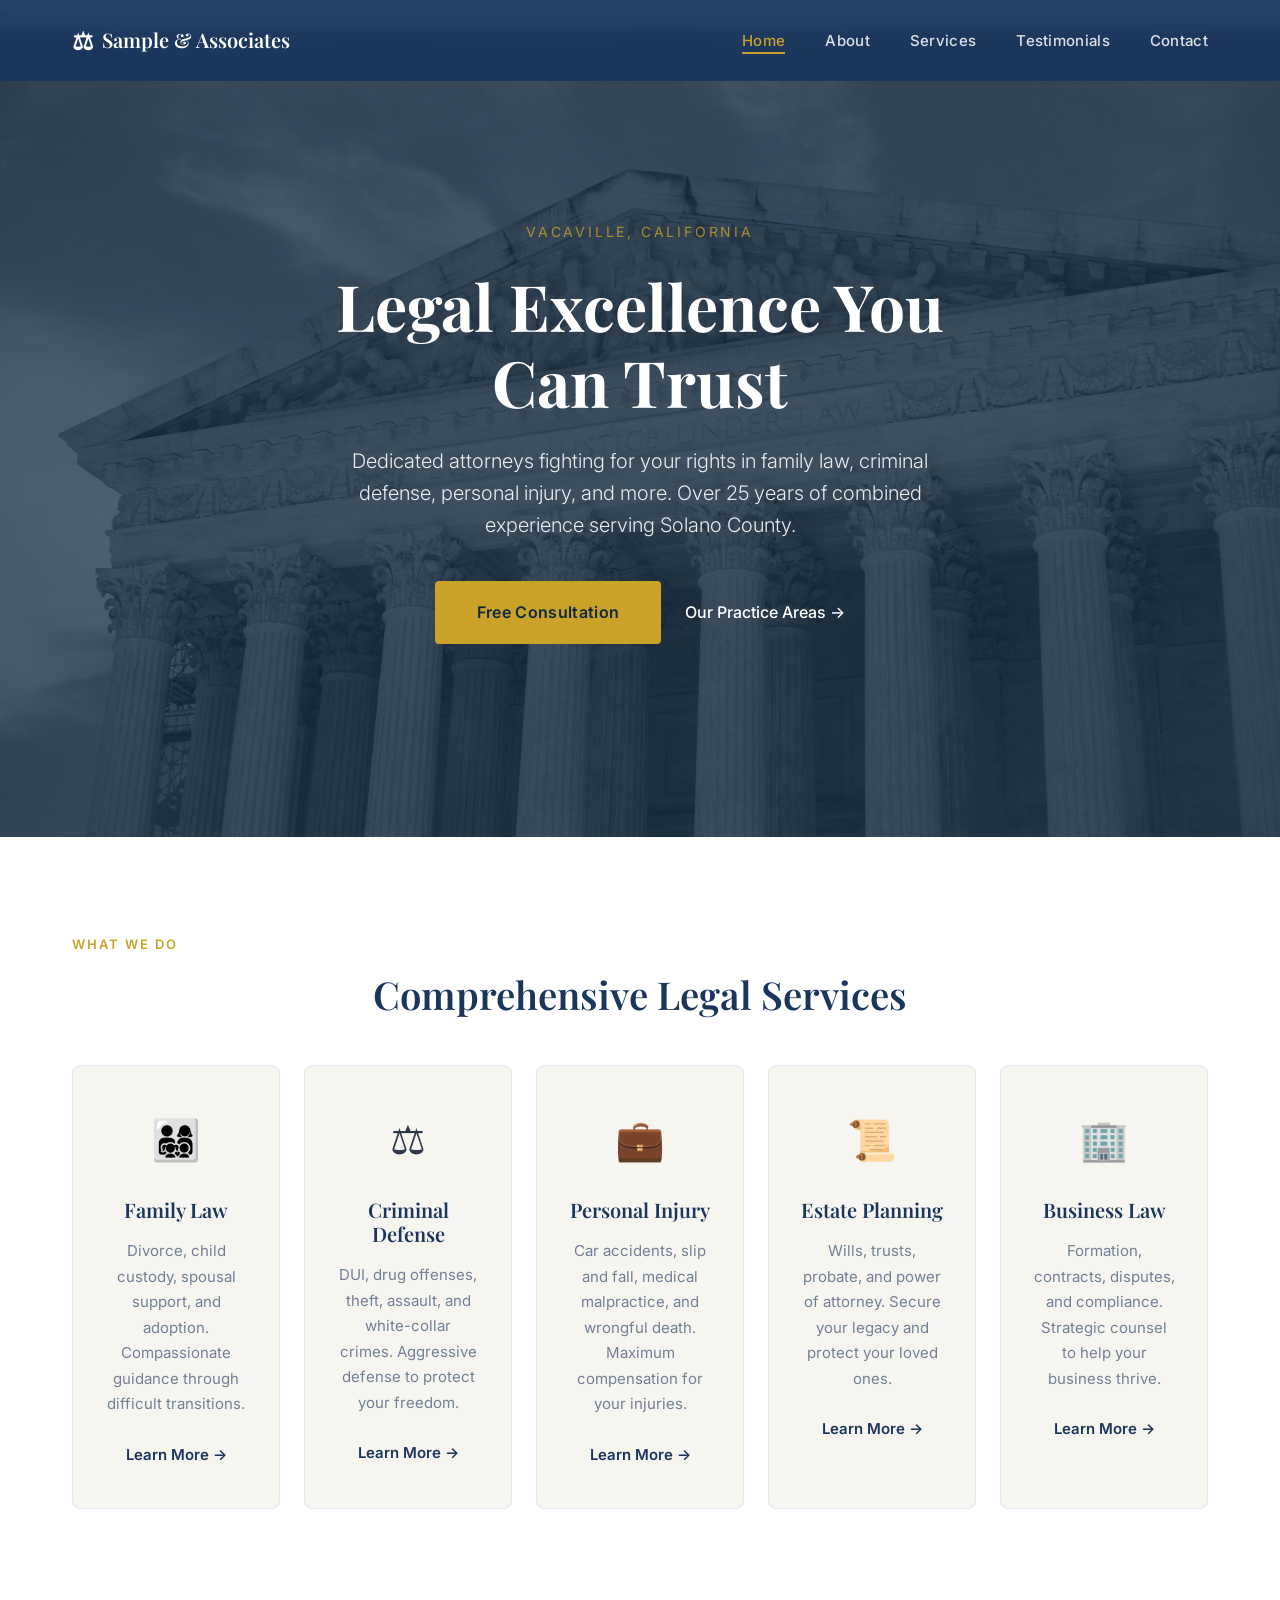
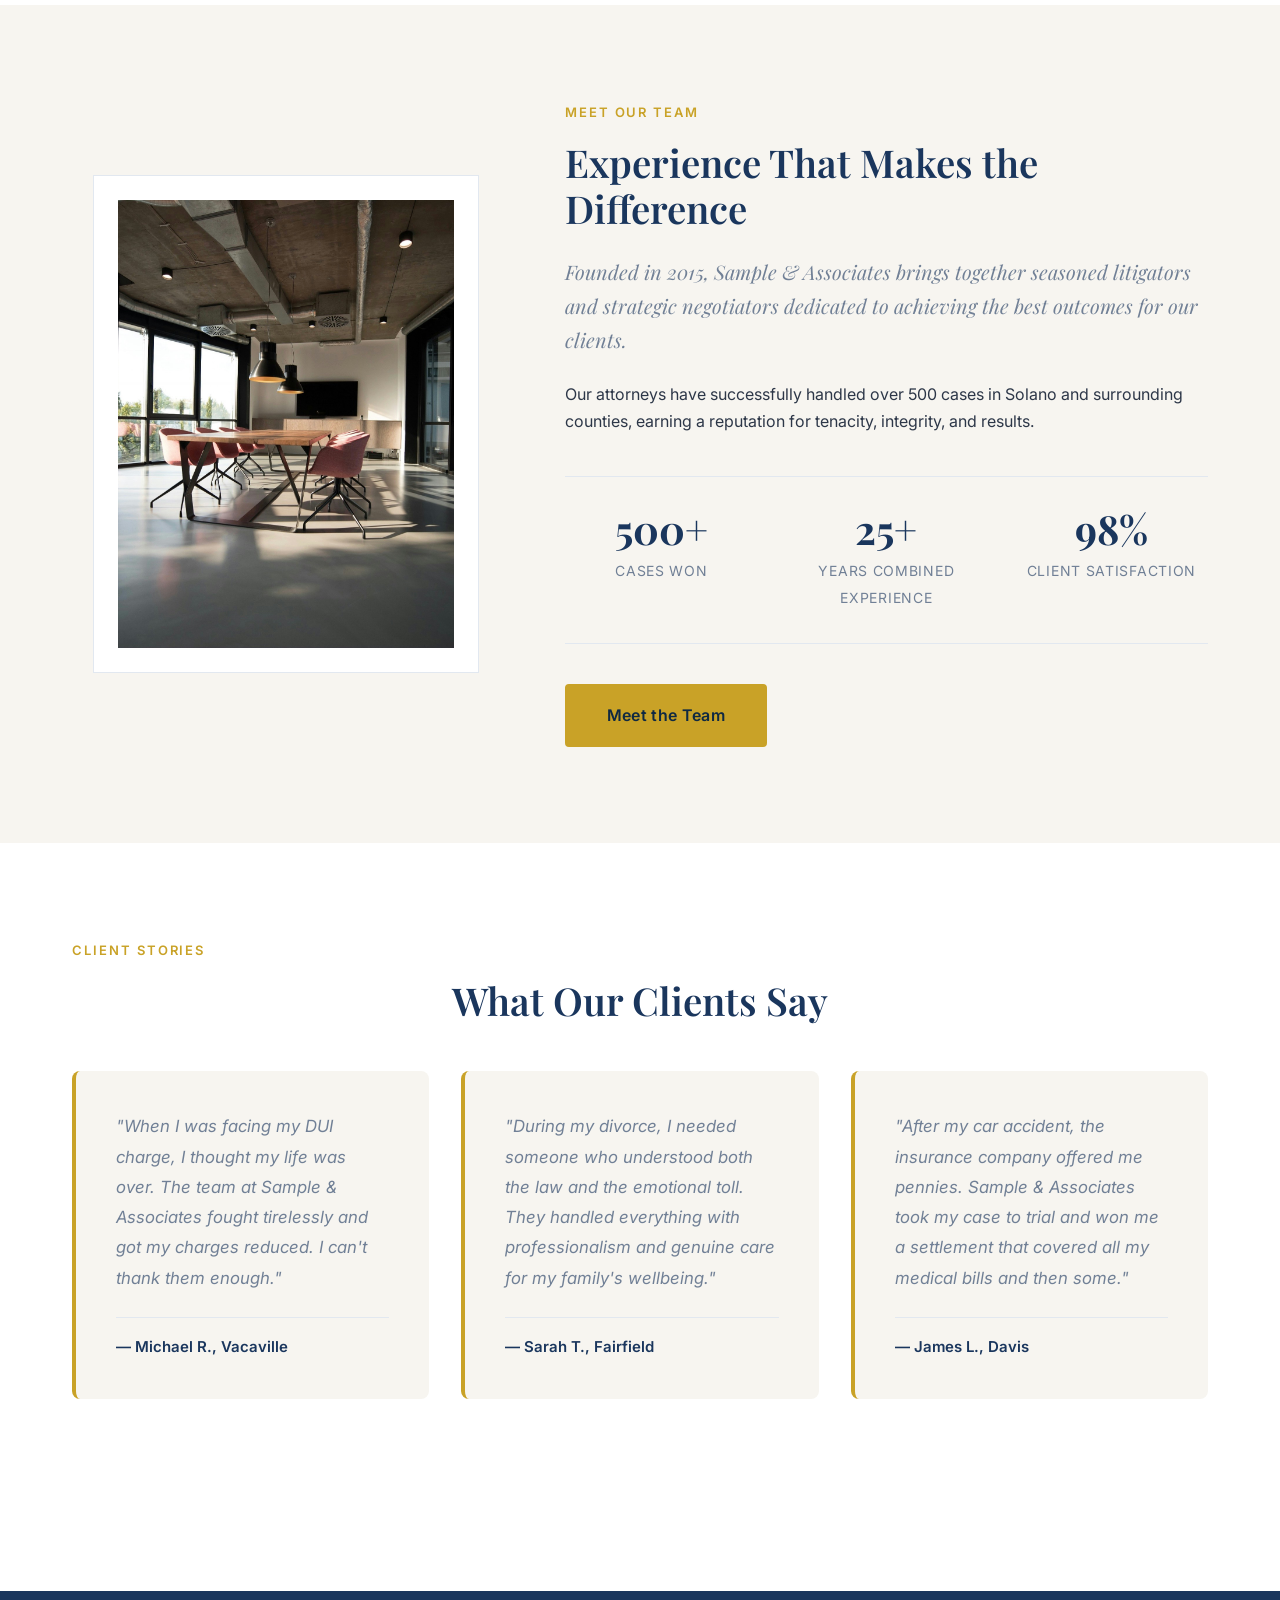
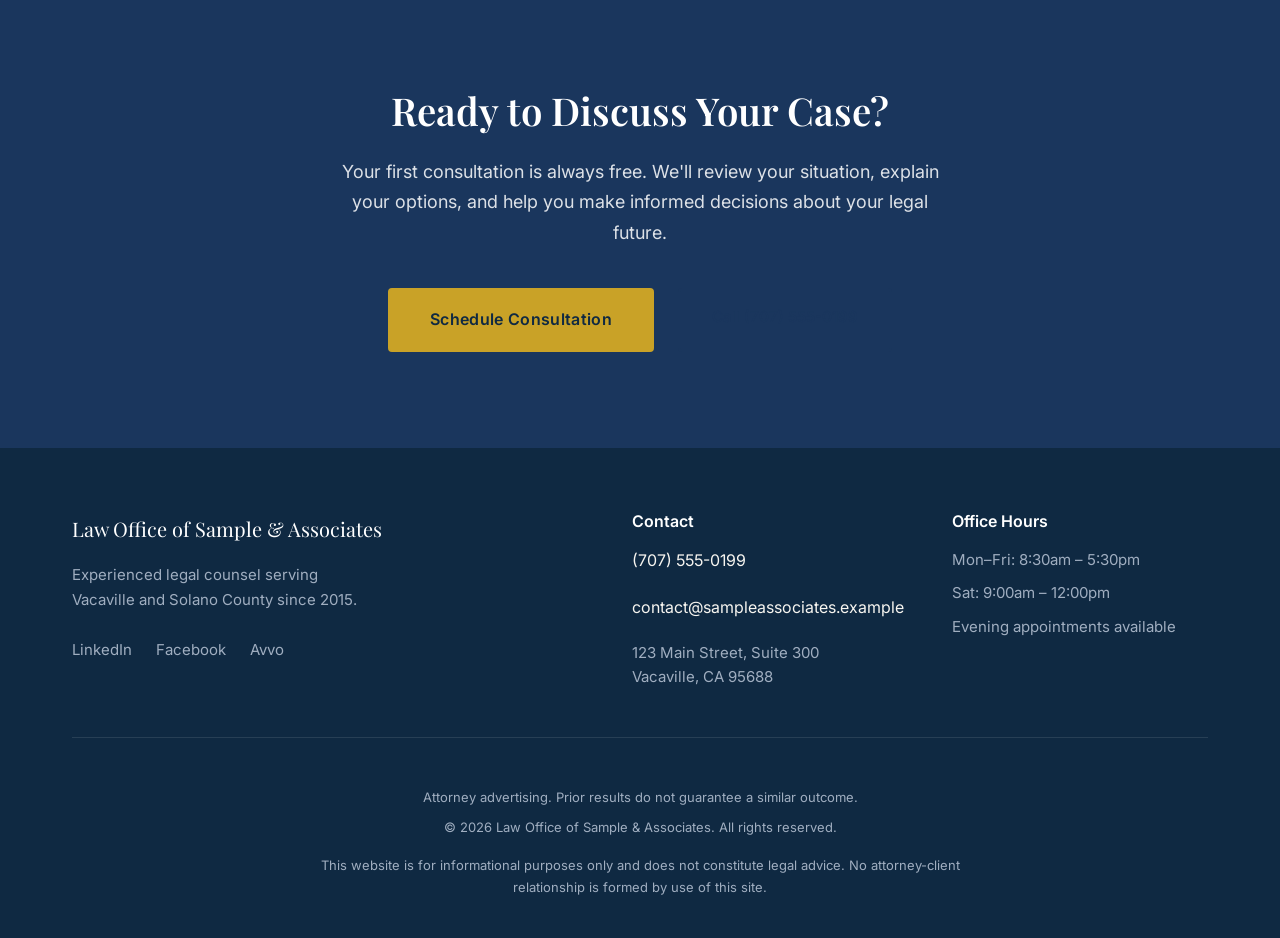
<file: index.html>
<!DOCTYPE html>
<html lang="en">
<head>
    <meta charset="UTF-8">
    <meta name="viewport" content="width=device-width, initial-scale=1.0">
    <title>Law Office of Sample & Associates | Vacaville, CA</title>
    <meta name="description" content="Experienced attorneys in Vacaville, CA specializing in family law, criminal defense, personal injury, estate planning, and business law. Free consultation.">
    <link rel="stylesheet" href="styles.css">
    <link rel="preconnect" href="https://fonts.googleapis.com">
    <link href="https://fonts.googleapis.com/css2?family=Playfair+Display:wght@400;500;600;700&family=Inter:wght@300;400;500;600&display=swap" rel="stylesheet">
    
    <!-- Google Analytics 4 -->
    <script async src="https://www.googletagmanager.com/gtag/js?id=GA_MEASUREMENT_ID"></script>
    <script>
        window.dataLayer = window.dataLayer || [];
        function gtag(){dataLayer.push(arguments);}
        gtag('js', new Date());
        gtag('config', 'GA_MEASUREMENT_ID');
    </script>
</head>
<body>
    <a href="#main-content" class="skip-link">Skip to main content</a>

    <!-- Navigation -->
    <nav class="navbar" role="navigation" aria-label="Main navigation">
        <div class="nav-container">
            <a href="index.html" class="logo" aria-label="Law Office of Sample & Associates home">
                <span class="logo-icon" aria-hidden="true">⚖</span>
                Sample & Associates
            </a>
            <button class="mobile-toggle" aria-label="Toggle menu" aria-expanded="false" aria-controls="nav-menu">
                <span></span>
                <span></span>
                <span></span>
            </button>
            <ul class="nav-links" id="nav-menu" role="menubar">
                <li role="none"><a href="index.html" role="menuitem" aria-current="page">Home</a></li>
                <li role="none"><a href="about.html" role="menuitem">About</a></li>
                <li role="none"><a href="services.html" role="menuitem">Services</a></li>
                <li role="none"><a href="testimonials.html" role="menuitem">Testimonials</a></li>
                <li role="none"><a href="contact.html" role="menuitem">Contact</a></li>
            </ul>
        </div>
    </nav>

    <!-- Hero Section -->
    <<header class="hero" style="background-image: url('assets/images/courthousecolumns.jpg'); background-size: cover; background-position: center;">
    <div class="hero-overlay"></div>
    <div class="hero-content">
        <p class="hero-eyebrow">Vacaville, California</p>
        <h1>Legal Excellence You Can Trust</h1>
        <p class="hero-subtitle">Dedicated attorneys fighting for your rights in family law, criminal defense, personal injury, and more. Over 25 years of combined experience serving Solano County.</p>
        <div class="hero-cta">
            <a href="contact.html" class="btn-primary">Free Consultation</a>
            <a href="services.html" class="btn-text">Our Practice Areas →</a>
        </div>
    </div>
</header>

    <main id="main-content">
        <!-- Practice Areas Preview -->
        <section class="practice-areas" aria-labelledby="areas-heading">
            <div class="section-container">
                <p class="section-eyebrow">What We Do</p>
                <h2 id="areas-heading">Comprehensive Legal Services</h2>
                
                <div class="areas-grid">
                    <article class="area-card">
                        <div class="area-icon" aria-hidden="true">👨‍👩‍👧‍👦</div>
                        <h3>Family Law</h3>
                        <p>Divorce, child custody, spousal support, and adoption. Compassionate guidance through difficult transitions.</p>
                        <a href="services.html#family" class="link-arrow">Learn More →</a>
                    </article>

                    <article class="area-card">
                        <div class="area-icon" aria-hidden="true">⚖</div>
                        <h3>Criminal Defense</h3>
                        <p>DUI, drug offenses, theft, assault, and white-collar crimes. Aggressive defense to protect your freedom.</p>
                        <a href="services.html#criminal" class="link-arrow">Learn More →</a>
                    </article>

                    <article class="area-card">
                        <div class="area-icon" aria-hidden="true">💼</div>
                        <h3>Personal Injury</h3>
                        <p>Car accidents, slip and fall, medical malpractice, and wrongful death. Maximum compensation for your injuries.</p>
                        <a href="services.html#injury" class="link-arrow">Learn More →</a>
                    </article>

                    <article class="area-card">
                        <div class="area-icon" aria-hidden="true">📜</div>
                        <h3>Estate Planning</h3>
                        <p>Wills, trusts, probate, and power of attorney. Secure your legacy and protect your loved ones.</p>
                        <a href="services.html#estate" class="link-arrow">Learn More →</a>
                    </article>

                    <article class="area-card">
                        <div class="area-icon" aria-hidden="true">🏢</div>
                        <h3>Business Law</h3>
                        <p>Formation, contracts, disputes, and compliance. Strategic counsel to help your business thrive.</p>
                        <a href="services.html#business" class="link-arrow">Learn More →</a>
                    </article>
                </div>
            </div>
        </section>

        <!-- Attorney Spotlight -->
        <section class="attorney-spotlight" aria-labelledby="attorney-heading">
            <div class="section-container">
                <div class="spotlight-layout">
                    <div class="spotlight-image">
    <div class="image-frame">
        <img src="assets/images/lawofficeinterior.jpg" alt="Modern law office interior with professional reception area">
    </div>
</div>
                    <div class="spotlight-text">
                        <p class="section-eyebrow">Meet Our Team</p>
                        <h2 id="attorney-heading">Experience That Makes the Difference</h2>
                        <p class="spotlight-lead">Founded in 2015, Sample & Associates brings together seasoned litigators and strategic negotiators dedicated to achieving the best outcomes for our clients.</p>
                        <p>Our attorneys have successfully handled over 500 cases in Solano and surrounding counties, earning a reputation for tenacity, integrity, and results.</p>
                        <div class="credentials">
                            <div class="credential">
                                <span class="credential-number">500+</span>
                                <span class="credential-label">Cases Won</span>
                            </div>
                            <div class="credential">
                                <span class="credential-number">25+</span>
                                <span class="credential-label">Years Combined Experience</span>
                            </div>
                            <div class="credential">
                                <span class="credential-number">98%</span>
                                <span class="credential-label">Client Satisfaction</span>
                            </div>
                        </div>
                        <a href="about.html" class="btn-primary">Meet the Team</a>
                    </div>
                </div>
            </div>
        </section>

        <!-- Testimonials Preview -->
        <section class="testimonials-preview" aria-labelledby="testimonials-heading">
            <div class="section-container">
                <p class="section-eyebrow">Client Stories</p>
                <h2 id="testimonials-heading">What Our Clients Say</h2>
                
                <div class="testimonials-grid">
                    <blockquote class="testimonial-card">
                        <p>"When I was facing my DUI charge, I thought my life was over. The team at Sample & Associates fought tirelessly and got my charges reduced. I can't thank them enough."</p>
                        <footer>
                            <cite>— Michael R., Vacaville</cite>
                        </footer>
                    </blockquote>

                    <blockquote class="testimonial-card">
                        <p>"During my divorce, I needed someone who understood both the law and the emotional toll. They handled everything with professionalism and genuine care for my family's wellbeing."</p>
                        <footer>
                            <cite>— Sarah T., Fairfield</cite>
                        </footer>
                    </blockquote>

                    <blockquote class="testimonial-card">
                        <p>"After my car accident, the insurance company offered me pennies. Sample & Associates took my case to trial and won me a settlement that covered all my medical bills and then some."</p>
                        <footer>
                            <cite>— James L., Davis</cite>
                        </footer>
                    </blockquote>
                </div>
                
                <div class="testimonials-cta">
                    <a href="testimonials.html" class="btn-secondary">Read More Reviews</a>
                </div>
            </div>
        </section>

        <!-- Call to Action -->
        <section class="cta-section" aria-labelledby="cta-heading">
            <div class="section-container">
                <h2 id="cta-heading">Ready to Discuss Your Case?</h2>
                <p>Your first consultation is always free. We'll review your situation, explain your options, and help you make informed decisions about your legal future.</p>
                <div class="cta-buttons">
                    <a href="contact.html" class="btn-primary">Schedule Consultation</a>
                    <a href="tel:7075550199" class="btn-outline">Call (707) 555-0199</a>
                </div>
            </div>
        </section>
    </main>

    <!-- Footer -->
    <footer class="footer" role="contentinfo">
        <div class="footer-container">
            <div class="footer-main">
                <div class="footer-brand">
                    <p class="logo-footer">Law Office of Sample & Associates</p>
                    <p class="footer-tagline">Experienced legal counsel serving Vacaville and Solano County since 2015.</p>
                    <div class="social-links" aria-label="Social media links">
                        <a href="#" aria-label="LinkedIn" target="_blank" rel="noopener">LinkedIn</a>
                        <a href="#" aria-label="Facebook" target="_blank" rel="noopener">Facebook</a>
                        <a href="#" aria-label="Avvo" target="_blank" rel="noopener">Avvo</a>
                    </div>
                </div>
                <div class="footer-contact">
                    <h4>Contact</h4>
                    <p><a href="tel:7075550199">(707) 555-0199</a></p>
                    <p><a href="mailto:contact@sampleassociates.example">contact@sampleassociates.example</a></p>
                    <address>
                        123 Main Street, Suite 300<br>
                        Vacaville, CA 95688
                    </address>
                </div>
                <div class="footer-hours">
                    <h4>Office Hours</h4>
                    <p>Mon–Fri: 8:30am – 5:30pm</p>
                    <p>Sat: 9:00am – 12:00pm</p>
                    <p>Evening appointments available</p>
                </div>
            </div>
            <div class="footer-bottom">
                <p>Attorney advertising. Prior results do not guarantee a similar outcome.</p>
                <p>&copy; 2026 Law Office of Sample & Associates. All rights reserved.</p>
                <p class="footer-legal">This website is for informational purposes only and does not constitute legal advice. No attorney-client relationship is formed by use of this site.</p>
            </div>
        </div>
    </footer>

    <script src="script.js"></script>
</body>
</html>
</file>
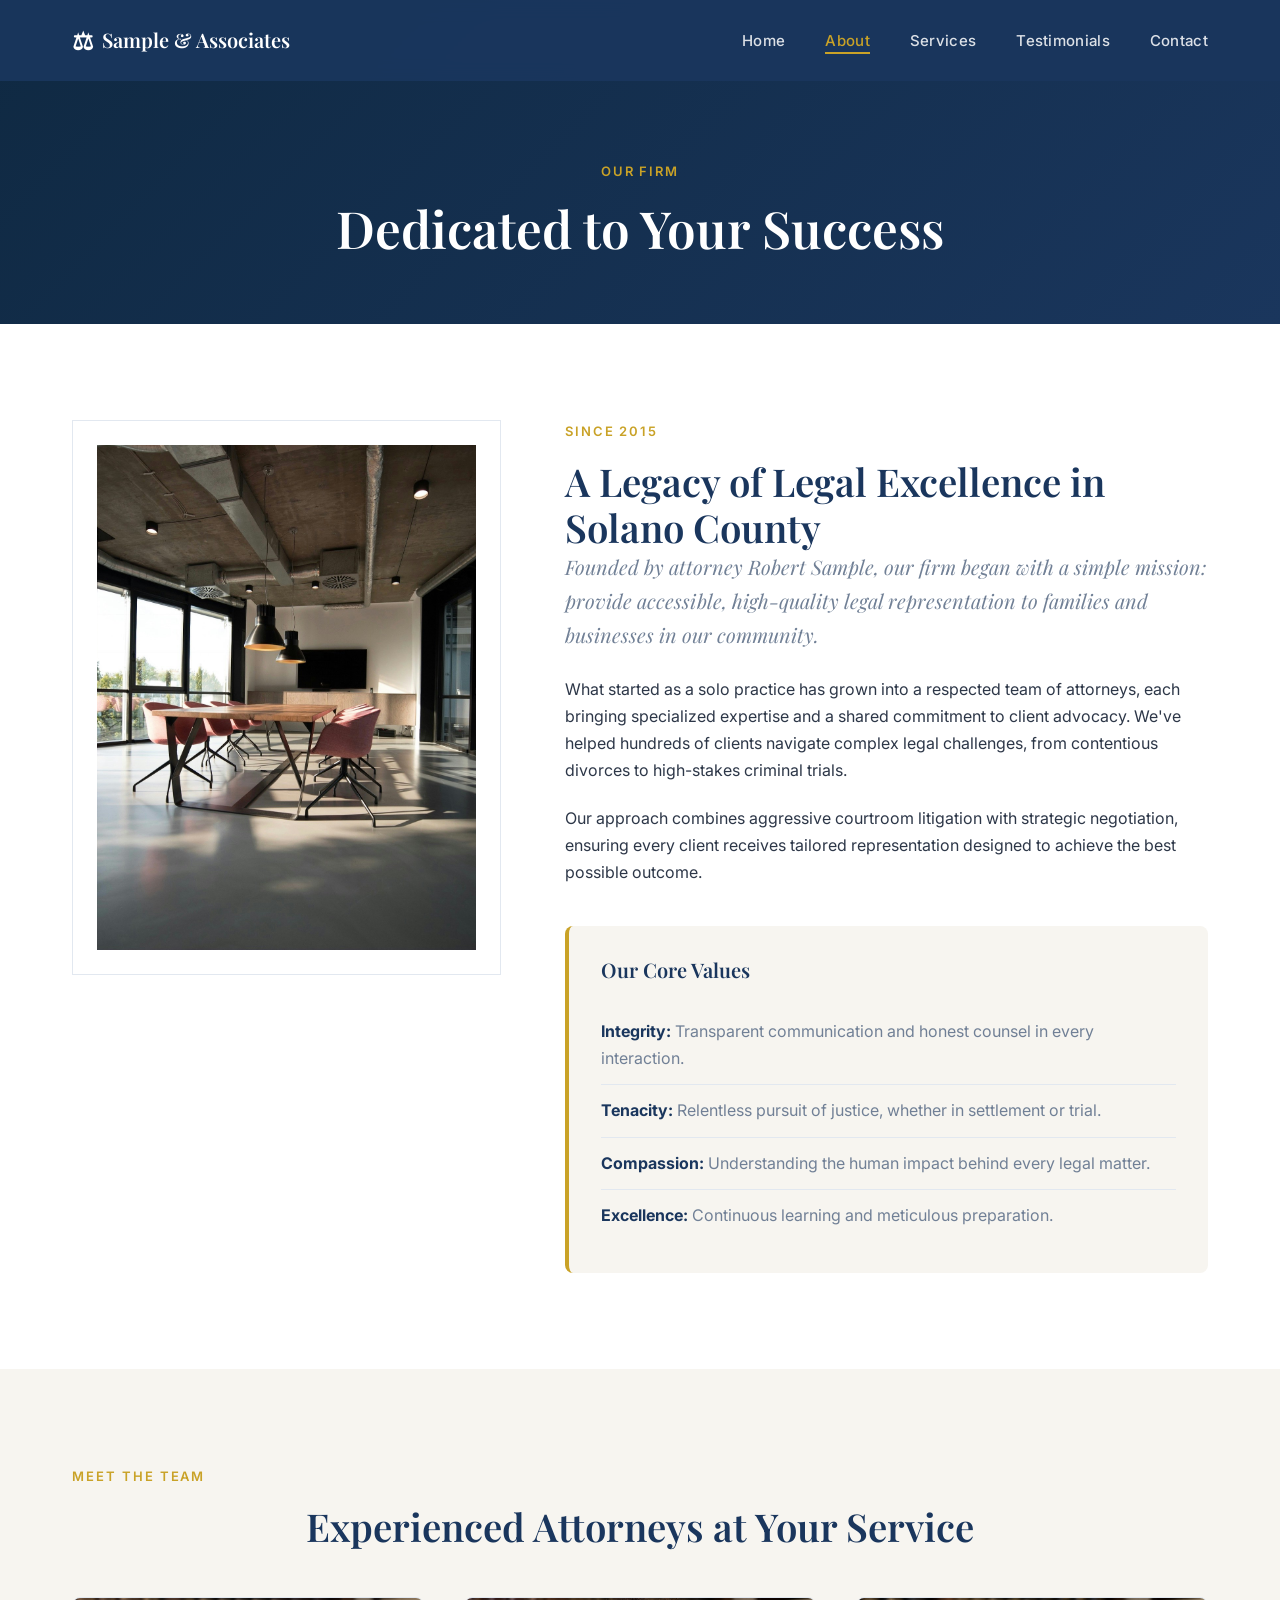
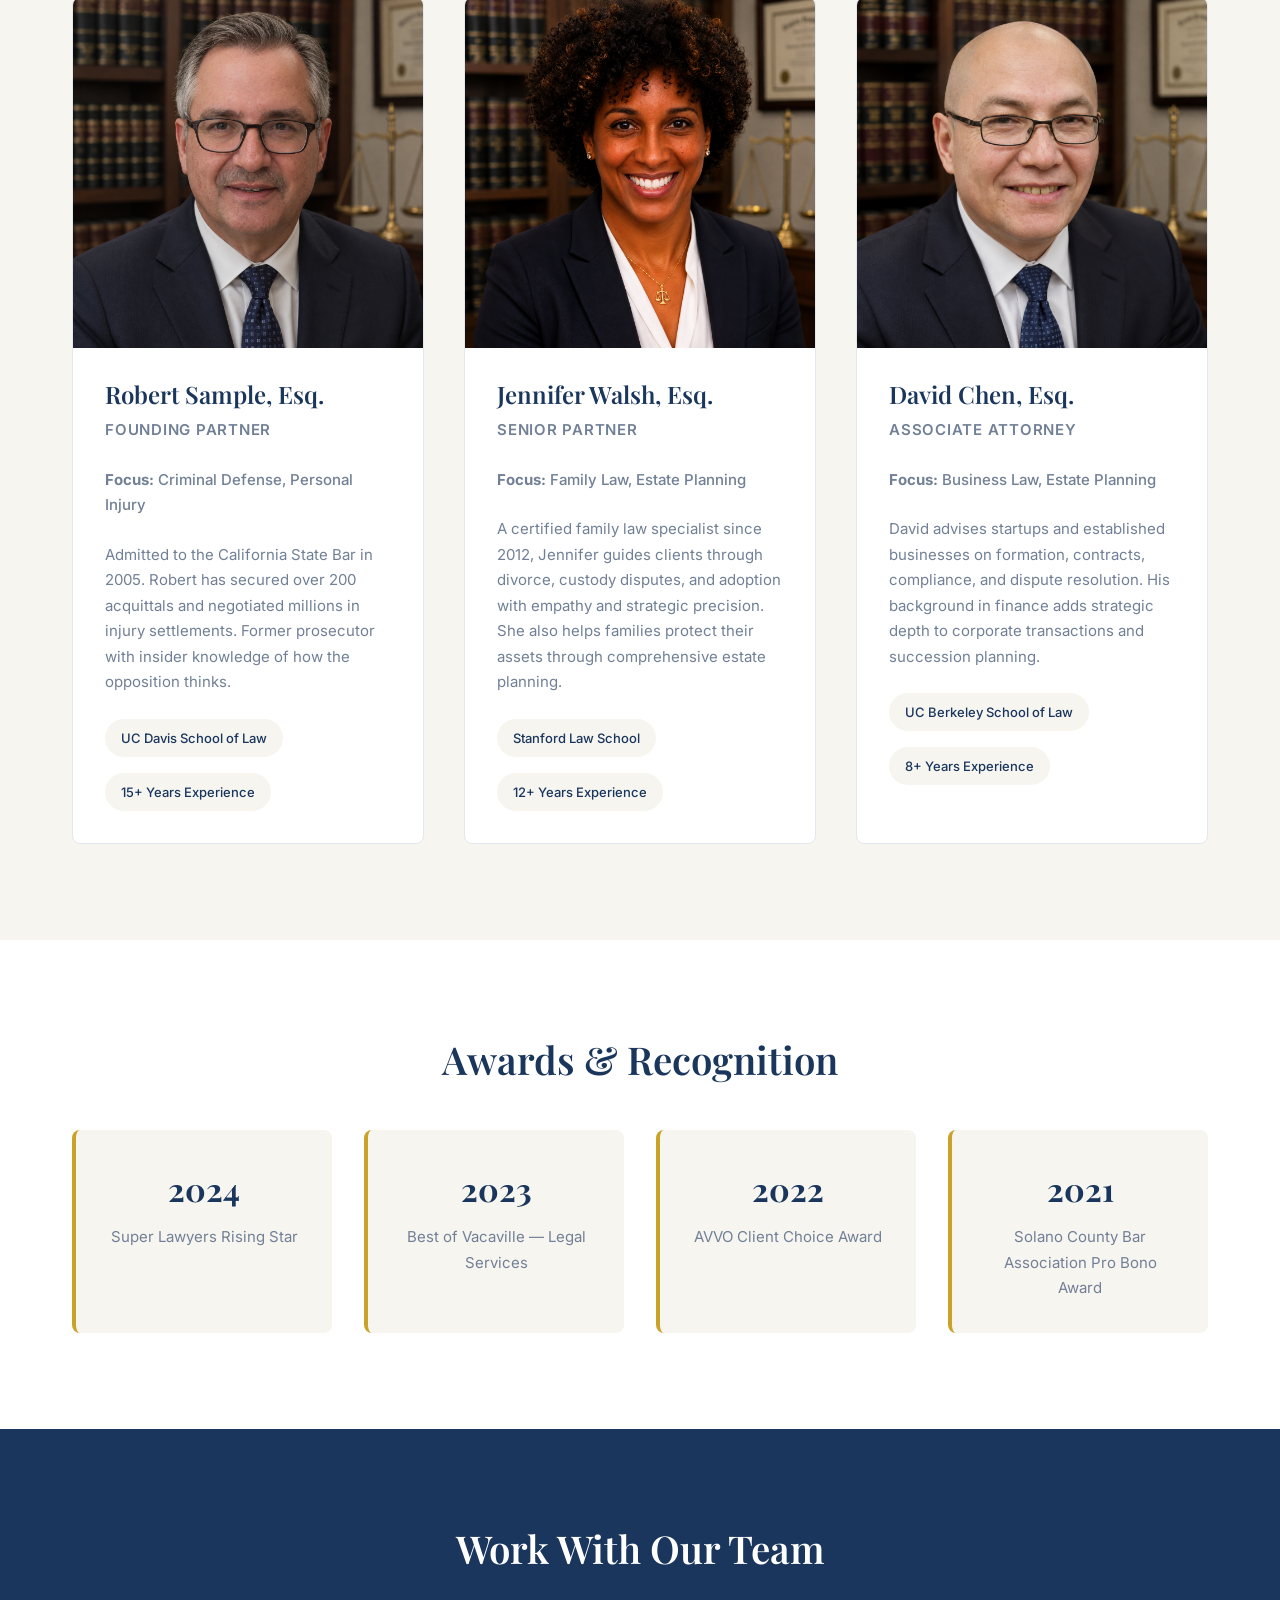
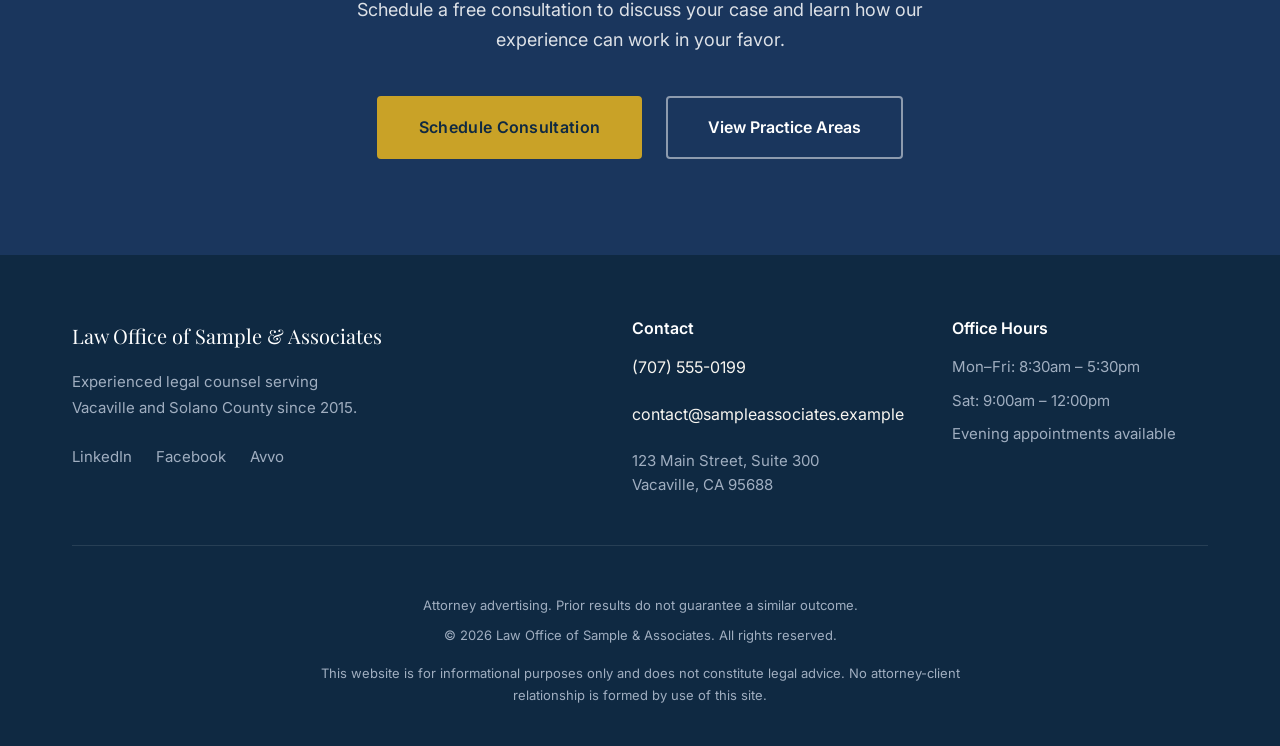
<file: about.html>
<!doctype html>
<html lang="en">
  <head>
    <meta charset="UTF-8" />
    <meta name="viewport" content="width=device-width, initial-scale=1.0" />
    <title>About | Law Office of Sample & Associates | Vacaville, CA</title>
    <meta
      name="description"
      content="Meet the attorneys at Law Office of Sample & Associates. Over 25 years of combined experience in family law, criminal defense, personal injury, estate planning, and business law."
    />
    <link rel="stylesheet" href="styles.css" />
    <link rel="preconnect" href="https://fonts.googleapis.com" />
    <link
      href="https://fonts.googleapis.com/css2?family=Playfair+Display:wght@400;500;600;700&family=Inter:wght@300;400;500;600&display=swap"
      rel="stylesheet"
    />

    <!-- Google Analytics 4 -->
    <script
      async
      src="https://www.googletagmanager.com/gtag/js?id=GA_MEASUREMENT_ID"
    ></script>
    <script>
      window.dataLayer = window.dataLayer || [];
      function gtag() {
        dataLayer.push(arguments);
      }
      gtag("js", new Date());
      gtag("config", "GA_MEASUREMENT_ID");
    </script>
  </head>
  <body>
    <a href="#main-content" class="skip-link">Skip to main content</a>

    <!-- Navigation -->
    <nav class="navbar" role="navigation" aria-label="Main navigation">
      <div class="nav-container">
        <a
          href="index.html"
          class="logo"
          aria-label="Law Office of Sample & Associates home"
        >
          <span class="logo-icon" aria-hidden="true">⚖</span>
          Sample & Associates
        </a>
        <button
          class="mobile-toggle"
          aria-label="Toggle menu"
          aria-expanded="false"
          aria-controls="nav-menu"
        >
          <span></span>
          <span></span>
          <span></span>
        </button>
        <ul class="nav-links" id="nav-menu" role="menubar">
          <li role="none"><a href="index.html" role="menuitem">Home</a></li>
          <li role="none">
            <a href="about.html" role="menuitem" aria-current="page">About</a>
          </li>
          <li role="none">
            <a href="services.html" role="menuitem">Services</a>
          </li>
          <li role="none">
            <a href="testimonials.html" role="menuitem">Testimonials</a>
          </li>
          <li role="none">
            <a href="contact.html" role="menuitem">Contact</a>
          </li>
        </ul>
      </div>
    </nav>

    <!-- Page Header -->
    <header class="page-header">
      <div class="header-content">
        <p class="header-eyebrow">Our Firm</p>
        <h1>Dedicated to Your Success</h1>
      </div>
    </header>

    <main id="main-content">
      <!-- Firm History -->
      <section class="firm-history" aria-labelledby="history-heading">
        <div class="section-container">
          <div class="history-layout">
            <div class="history-image">
              <div class="image-frame">
                <img
                  src="assets/images/lawofficeinterior.jpg"
                  alt="Professional law office conference room"
                />
              </div>
            </div>
            <div class="history-text">
              <p class="section-eyebrow">Since 2015</p>
              <h2 id="history-heading">
                A Legacy of Legal Excellence in Solano County
              </h2>
              <p class="history-lead">
                Founded by attorney Robert Sample, our firm began with a simple
                mission: provide accessible, high-quality legal representation
                to families and businesses in our community.
              </p>
              <p>
                What started as a solo practice has grown into a respected team
                of attorneys, each bringing specialized expertise and a shared
                commitment to client advocacy. We've helped hundreds of clients
                navigate complex legal challenges, from contentious divorces to
                high-stakes criminal trials.
              </p>
              <p>
                Our approach combines aggressive courtroom litigation with
                strategic negotiation, ensuring every client receives tailored
                representation designed to achieve the best possible outcome.
              </p>

              <div class="values">
                <h3>Our Core Values</h3>
                <ul class="values-list">
                  <li>
                    <strong>Integrity:</strong> Transparent communication and
                    honest counsel in every interaction.
                  </li>
                  <li>
                    <strong>Tenacity:</strong> Relentless pursuit of justice,
                    whether in settlement or trial.
                  </li>
                  <li>
                    <strong>Compassion:</strong> Understanding the human impact
                    behind every legal matter.
                  </li>
                  <li>
                    <strong>Excellence:</strong> Continuous learning and
                    meticulous preparation.
                  </li>
                </ul>
              </div>
            </div>
          </div>
        </div>
      </section>

      <!-- Attorneys -->
      <section class="attorneys" aria-labelledby="attorneys-heading">
        <div class="section-container">
          <p class="section-eyebrow">Meet the Team</p>
          <h2 id="attorneys-heading">Experienced Attorneys at Your Service</h2>

          <div class="attorneys-grid">
            <article class="attorney-card">
              <div class="attorney-image">
                <img
                  src="assets/images/robertsample.png"
                  alt="Robert Sample, Esq., Founding Partner"
                />
              </div>
              <div class="attorney-info">
                <h3>Robert Sample, Esq.</h3>
                <p class="attorney-title">Founding Partner</p>
                <p class="attorney-focus">
                  <strong>Focus:</strong> Criminal Defense, Personal Injury
                </p>
                <p>
                  Admitted to the California State Bar in 2005. Robert has
                  secured over 200 acquittals and negotiated millions in injury
                  settlements. Former prosecutor with insider knowledge of how
                  the opposition thinks.
                </p>
                <div class="attorney-credentials">
                  <span>UC Davis School of Law</span>
                  <span>15+ Years Experience</span>
                </div>
              </div>
            </article>

            <article class="attorney-card">
              <div class="attorney-image">
                <img
                  src="assets/images/jenniferwalsh.png"
                  alt="Jennifer Walsh, Esq., Senior Partner"
                />
              </div>
              <div class="attorney-info">
                <h3>Jennifer Walsh, Esq.</h3>
                <p class="attorney-title">Senior Partner</p>
                <p class="attorney-focus">
                  <strong>Focus:</strong> Family Law, Estate Planning
                </p>
                <p>
                  A certified family law specialist since 2012, Jennifer guides
                  clients through divorce, custody disputes, and adoption with
                  empathy and strategic precision. She also helps families
                  protect their assets through comprehensive estate planning.
                </p>
                <div class="attorney-credentials">
                  <span>Stanford Law School</span>
                  <span>12+ Years Experience</span>
                </div>
              </div>
            </article>

            <article class="attorney-card">
              <div class="attorney-image">
                <img
                  src="assets/images/davidchen.png"
                  alt="David Chen, Esq., Associate Attorney"
                />
              </div>
              <div class="attorney-info">
                <h3>David Chen, Esq.</h3>
                <p class="attorney-title">Associate Attorney</p>
                <p class="attorney-focus">
                  <strong>Focus:</strong> Business Law, Estate Planning
                </p>
                <p>
                  David advises startups and established businesses on
                  formation, contracts, compliance, and dispute resolution. His
                  background in finance adds strategic depth to corporate
                  transactions and succession planning.
                </p>
                <div class="attorney-credentials">
                  <span>UC Berkeley School of Law</span>
                  <span>8+ Years Experience</span>
                </div>
              </div>
            </article>
          </div>
        </div>
      </section>

      <!-- Awards & Recognition -->
      <section class="awards" aria-labelledby="awards-heading">
        <div class="section-container">
          <h2 id="awards-heading">Awards & Recognition</h2>
          <div class="awards-grid">
            <div class="award-item">
              <span class="award-year">2024</span>
              <p>Super Lawyers Rising Star</p>
            </div>
            <div class="award-item">
              <span class="award-year">2023</span>
              <p>Best of Vacaville — Legal Services</p>
            </div>
            <div class="award-item">
              <span class="award-year">2022</span>
              <p>AVVO Client Choice Award</p>
            </div>
            <div class="award-item">
              <span class="award-year">2021</span>
              <p>Solano County Bar Association Pro Bono Award</p>
            </div>
          </div>
        </div>
      </section>

      <!-- CTA -->
      <section class="cta-section" aria-labelledby="cta-heading">
        <div class="section-container">
          <h2 id="cta-heading">Work With Our Team</h2>
          <p>
            Schedule a free consultation to discuss your case and learn how our
            experience can work in your favor.
          </p>
          <div class="cta-buttons">
            <a href="contact.html" class="btn-primary">Schedule Consultation</a>
            <a href="services.html" class="btn-secondary"
              >View Practice Areas</a
            >
          </div>
        </div>
      </section>
    </main>

    <!-- Footer -->
    <footer class="footer" role="contentinfo">
      <div class="footer-container">
        <div class="footer-main">
          <div class="footer-brand">
            <p class="logo-footer">Law Office of Sample & Associates</p>
            <p class="footer-tagline">
              Experienced legal counsel serving Vacaville and Solano County
              since 2015.
            </p>
            <div class="social-links" aria-label="Social media links">
              <a href="#" aria-label="LinkedIn" target="_blank" rel="noopener"
                >LinkedIn</a
              >
              <a href="#" aria-label="Facebook" target="_blank" rel="noopener"
                >Facebook</a
              >
              <a href="#" aria-label="Avvo" target="_blank" rel="noopener"
                >Avvo</a
              >
            </div>
          </div>
          <div class="footer-contact">
            <h4>Contact</h4>
            <p><a href="tel:7075550199">(707) 555-0199</a></p>
            <p>
              <a href="mailto:contact@sampleassociates.example"
                >contact@sampleassociates.example</a
              >
            </p>
            <address>
              123 Main Street, Suite 300<br />
              Vacaville, CA 95688
            </address>
          </div>
          <div class="footer-hours">
            <h4>Office Hours</h4>
            <p>Mon–Fri: 8:30am – 5:30pm</p>
            <p>Sat: 9:00am – 12:00pm</p>
            <p>Evening appointments available</p>
          </div>
        </div>
        <div class="footer-bottom">
          <p>
            Attorney advertising. Prior results do not guarantee a similar
            outcome.
          </p>
          <p>
            &copy; 2026 Law Office of Sample & Associates. All rights reserved.
          </p>
          <p class="footer-legal">
            This website is for informational purposes only and does not
            constitute legal advice. No attorney-client relationship is formed
            by use of this site.
          </p>
        </div>
      </div>
    </footer>

    <script src="script.js"></script>
  </body>
</html>
</file>
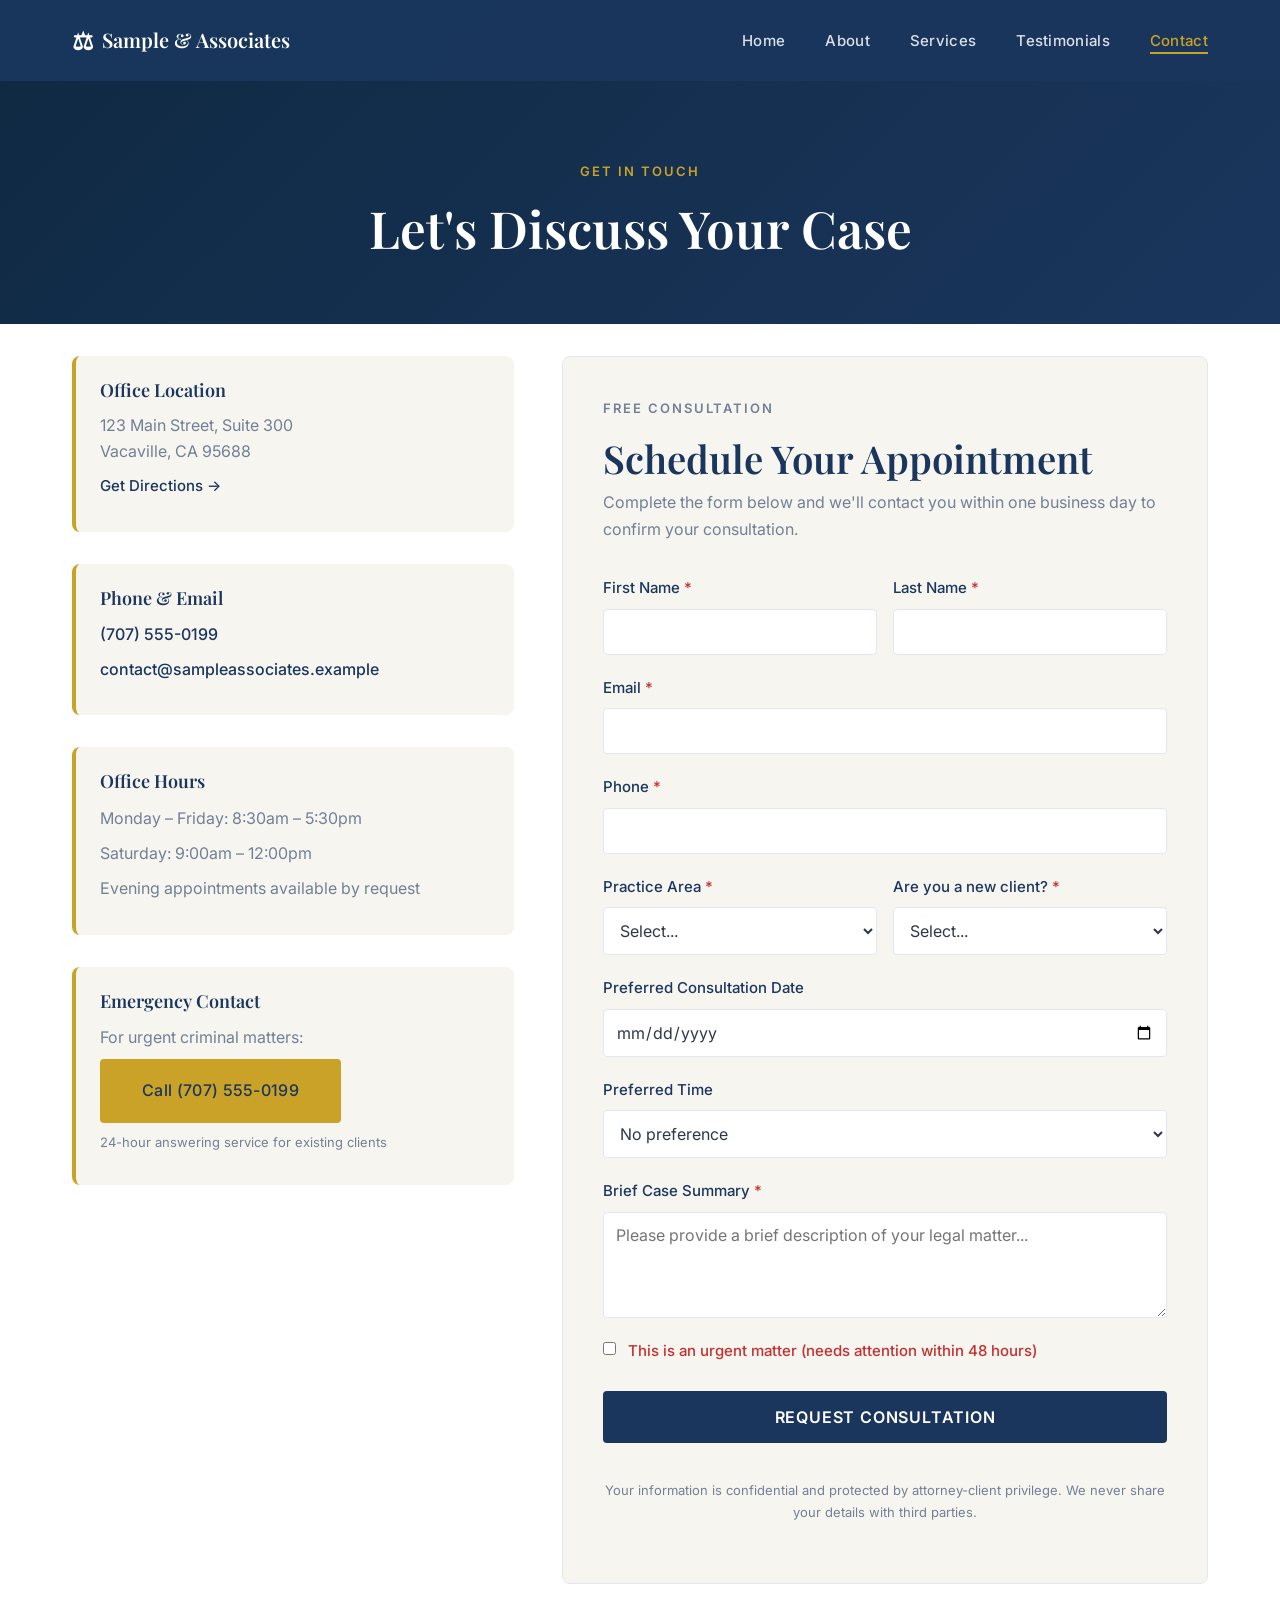
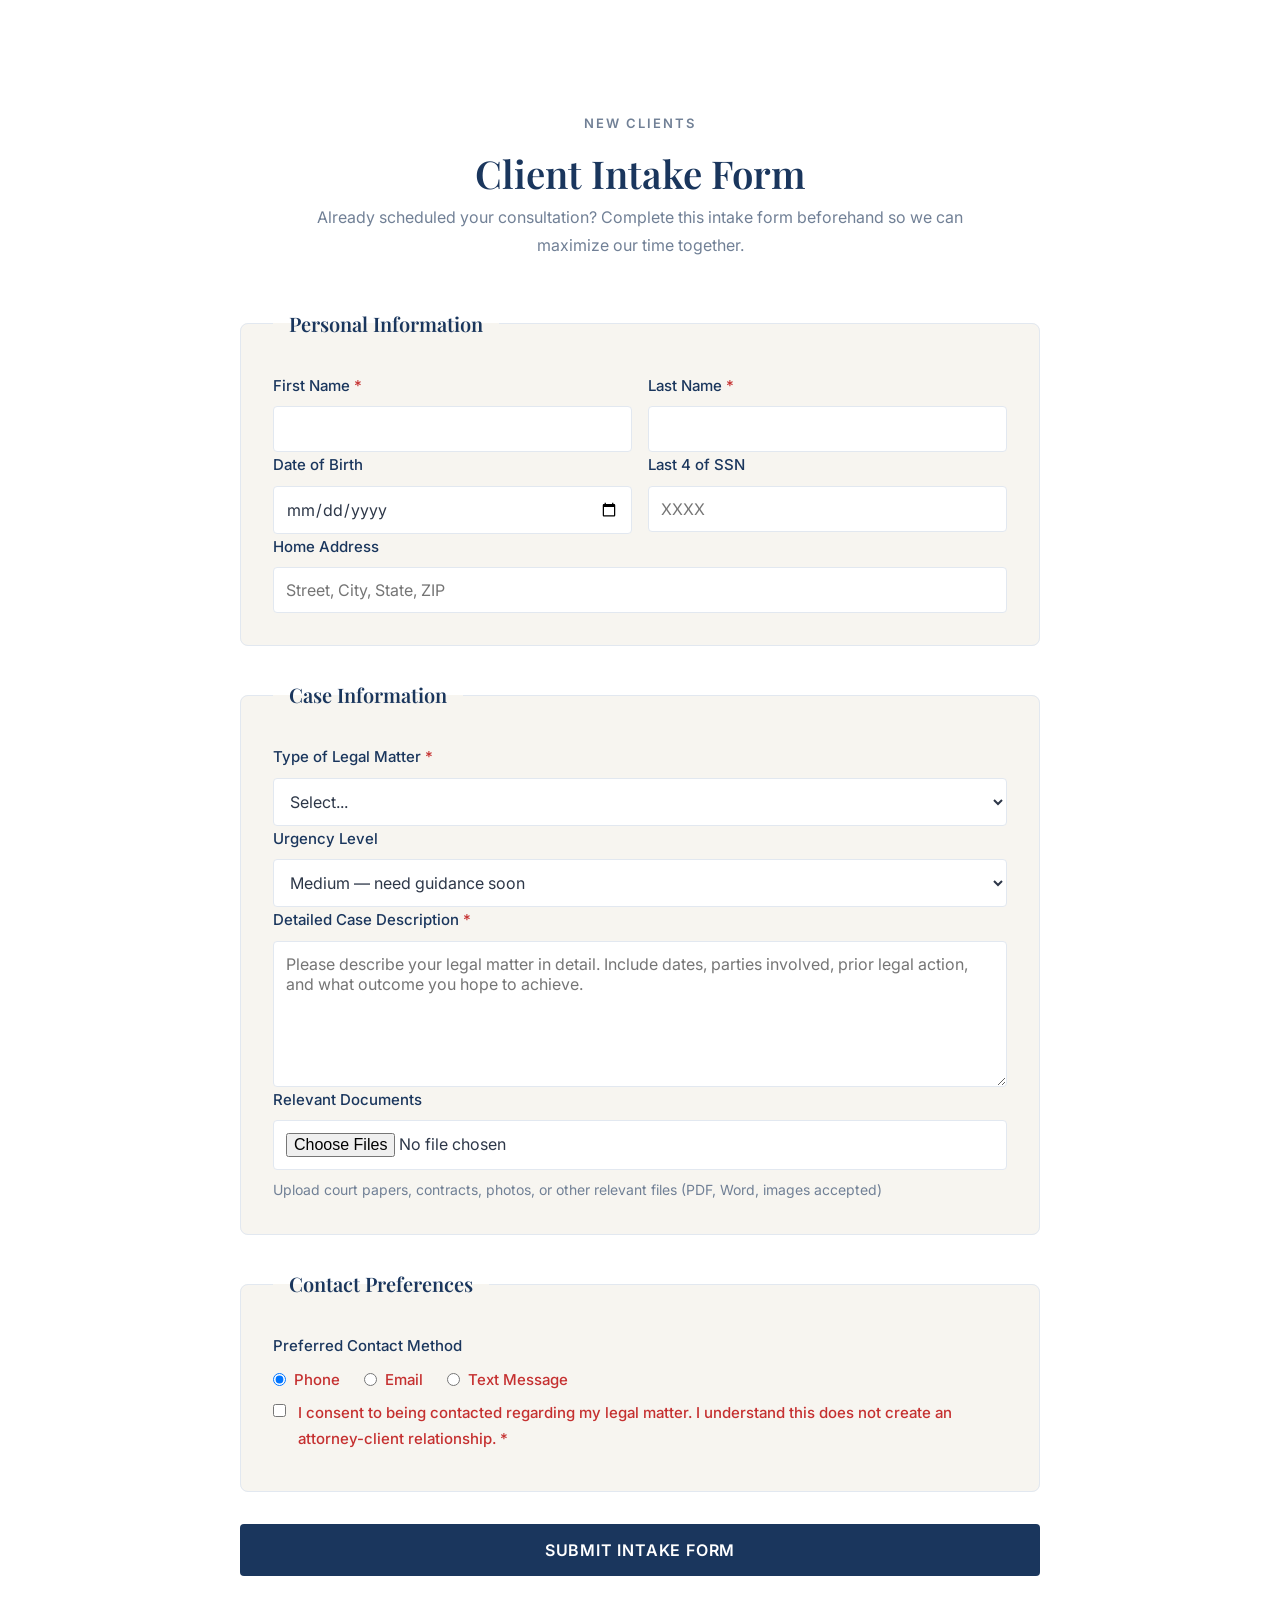
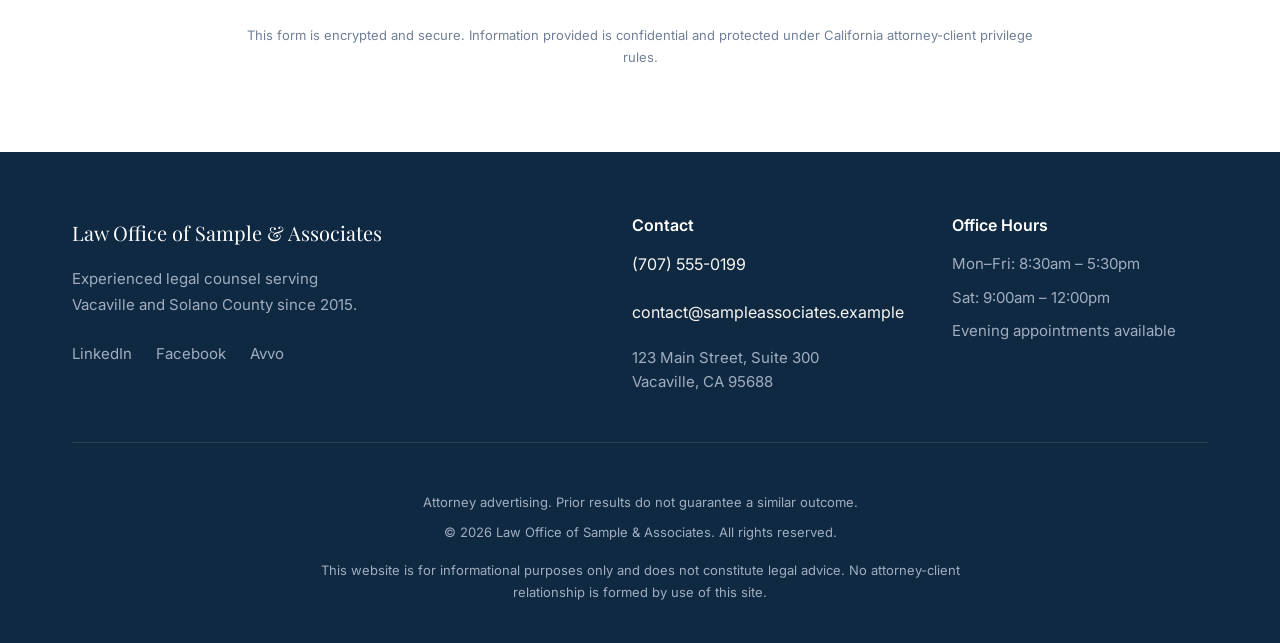
<file: contact.html>
<!DOCTYPE html>
<html lang="en">
<head>
    <meta charset="UTF-8">
    <meta name="viewport" content="width=device-width, initial-scale=1.0">
    <title>Contact | Law Office of Sample & Associates | Vacaville, CA</title>
    <meta name="description" content="Schedule a free consultation with Law Office of Sample & Associates. Contact form, appointment booking, client intake, and office directions.">
    <link rel="stylesheet" href="styles.css">
    <link rel="preconnect" href="https://fonts.googleapis.com">
    <link href="https://fonts.googleapis.com/css2?family=Playfair+Display:wght@400;500;600;700&family=Inter:wght@300;400;500;600&display=swap" rel="stylesheet">
    
    <!-- Google Analytics 4 -->
    <script async src="https://www.googletagmanager.com/gtag/js?id=GA_MEASUREMENT_ID"></script>
    <script>
        window.dataLayer = window.dataLayer || [];
        function gtag(){dataLayer.push(arguments);}
        gtag('js', new Date());
        gtag('config', 'GA_MEASUREMENT_ID');
    </script>
</head>
<body>
    <a href="#main-content" class="skip-link">Skip to main content</a>

    <!-- Navigation -->
    <nav class="navbar" role="navigation" aria-label="Main navigation">
        <div class="nav-container">
            <a href="index.html" class="logo" aria-label="Law Office of Sample & Associates home">
                <span class="logo-icon" aria-hidden="true">⚖</span>
                Sample & Associates
            </a>
            <button class="mobile-toggle" aria-label="Toggle menu" aria-expanded="false" aria-controls="nav-menu">
                <span></span>
                <span></span>
                <span></span>
            </button>
            <ul class="nav-links" id="nav-menu" role="menubar">
                <li role="none"><a href="index.html" role="menuitem">Home</a></li>
                <li role="none"><a href="about.html" role="menuitem">About</a></li>
                <li role="none"><a href="services.html" role="menuitem">Services</a></li>
                <li role="none"><a href="testimonials.html" role="menuitem">Testimonials</a></li>
                <li role="none"><a href="contact.html" role="menuitem" aria-current="page">Contact</a></li>
            </ul>
        </div>
    </nav>

    <!-- Page Header -->
    <header class="page-header">
        <div class="header-content">
            <p class="header-eyebrow">Get In Touch</p>
            <h1>Let's Discuss Your Case</h1>
        </div>
    </header>

    <main id="main-content">
        <!-- Contact Split -->
        <section class="contact-split" aria-label="Contact information and form">
            <div class="contact-info-panel">
                <div class="info-block">
                    <h3>Office Location</h3>
                    <address>
                        123 Main Street, Suite 300<br>
                        Vacaville, CA 95688
                    </address>
                    <p><a href="https://maps.google.com/?q=123+Main+Street+Vacaville+CA+95688" target="_blank" rel="noopener" class="link-arrow">Get Directions →</a></p>
                </div>

                <div class="info-block">
                    <h3>Phone & Email</h3>
                    <p><a href="tel:7075550199">(707) 555-0199</a></p>
                    <p><a href="mailto:contact@sampleassociates.example">contact@sampleassociates.example</a></p>
                </div>

                <div class="info-block">
                    <h3>Office Hours</h3>
                    <p>Monday – Friday: 8:30am – 5:30pm</p>
                    <p>Saturday: 9:00am – 12:00pm</p>
                    <p>Evening appointments available by request</p>
                </div>

                <div class="info-block">
                    <h3>Emergency Contact</h3>
                    <p>For urgent criminal matters:</p>
                    <p><a href="tel:7075550199" class="btn-primary">Call (707) 555-0199</a></p>
                    <p class="emergency-note">24-hour answering service for existing clients</p>
                </div>

                <!-- Google Map Embed -->
                <div class="map-container">
                    <iframe 
                        src="https://www.google.com/maps/embed?pb=!1m18!1m12!1m3!1d3120.0!2d-121.9876!3d38.3566!2m3!1f0!2f0!3f0!3m2!1i1024!2i768!4f13.1!3m3!1m2!1s0x0%3A0x0!2zMzjCsDIxJzIzLjgiTiAxMjHCsDU5JzE1LjQiVw!5e0!3m2!1sen!2sus!4v1609459200000!5m2!1sen!2sus"
                        width="100%" 
                        height="250" 
                        style="border:0; border-radius: 8px;" 
                        allowfullscreen="" 
                        loading="lazy" 
                        referrerpolicy="no-referrer-when-downgrade"
                        title="Office location map"
                        aria-label="Google map showing office location at 123 Main Street Vacaville CA">
                    </iframe>
                </div>
            </div>

            <div class="contact-form-panel">
                <div class="form-intro">
                    <p class="section-eyebrow">Free Consultation</p>
                    <h2>Schedule Your Appointment</h2>
                    <p>Complete the form below and we'll contact you within one business day to confirm your consultation.</p>
                </div>

                <form class="booking-form" action="https://formspree.io/f/YOUR_FORM_ID" method="POST" aria-label="Appointment booking form">
                    <div class="form-row">
                        <div class="form-group">
                            <label for="first-name">First Name <span aria-label="required">*</span></label>
                            <input type="text" id="first-name" name="first-name" required aria-required="true" autocomplete="given-name">
                        </div>
                        <div class="form-group">
                            <label for="last-name">Last Name <span aria-label="required">*</span></label>
                            <input type="text" id="last-name" name="last-name" required aria-required="true" autocomplete="family-name">
                        </div>
                    </div>

                    <div class="form-group">
                        <label for="email">Email <span aria-label="required">*</span></label>
                        <input type="email" id="email" name="email" required aria-required="true" autocomplete="email">
                    </div>

                    <div class="form-group">
                        <label for="phone">Phone <span aria-label="required">*</span></label>
                        <input type="tel" id="phone" name="phone" required aria-required="true" autocomplete="tel">
                    </div>

                    <div class="form-row">
                        <div class="form-group">
                            <label for="practice-area">Practice Area <span aria-label="required">*</span></label>
                            <select id="practice-area" name="practice-area" required aria-required="true">
                                <option value="">Select...</option>
                                <option value="family">Family Law</option>
                                <option value="criminal">Criminal Defense</option>
                                <option value="injury">Personal Injury</option>
                                <option value="estate">Estate Planning</option>
                                <option value="business">Business Law</option>
                                <option value="other">Other / Not Sure</option>
                            </select>
                        </div>
                        <div class="form-group">
                            <label for="client-type">Are you a new client? <span aria-label="required">*</span></label>
                            <select id="client-type" name="client-type" required aria-required="true">
                                <option value="">Select...</option>
                                <option value="new">New Client</option>
                                <option value="existing">Existing Client</option>
                            </select>
                        </div>
                    </div>

                    <div class="form-group">
                        <label for="preferred-date">Preferred Consultation Date</label>
                        <input type="date" id="preferred-date" name="preferred-date">
                    </div>

                    <div class="form-group">
                        <label for="preferred-time">Preferred Time</label>
                        <select id="preferred-time" name="preferred-time">
                            <option value="">No preference</option>
                            <option value="morning">Morning (8:30am – 12:00pm)</option>
                            <option value="afternoon">Afternoon (12:00pm – 5:30pm)</option>
                            <option value="evening">Evening (after 5:30pm)</option>
                        </select>
                    </div>

                    <div class="form-group">
                        <label for="case-summary">Brief Case Summary <span aria-label="required">*</span></label>
                        <textarea id="case-summary" name="case-summary" rows="4" required aria-required="true" placeholder="Please provide a brief description of your legal matter..."></textarea>
                    </div>

                    <div class="form-group checkbox-group">
                        <label class="checkbox-label">
                            <input type="checkbox" name="urgent" value="yes">
                            <span>This is an urgent matter (needs attention within 48 hours)</span>
                        </label>
                    </div>

                    <button type="submit" class="btn-submit">Request Consultation</button>

                    <p class="form-privacy">Your information is confidential and protected by attorney-client privilege. We never share your details with third parties.</p>
                </form>
            </div>
        </section>

        <!-- Client Intake Form -->
        <section class="intake-section" id="intake" aria-labelledby="intake-heading">
            <div class="section-container">
                <div class="intake-header">
                    <p class="section-eyebrow">New Clients</p>
                    <h2 id="intake-heading">Client Intake Form</h2>
                    <p>Already scheduled your consultation? Complete this intake form beforehand so we can maximize our time together.</p>
                </div>

                <form class="intake-form" action="https://formspree.io/f/YOUR_FORM_ID" method="POST" aria-label="Client intake form">
                    <fieldset class="form-section">
                        <legend>Personal Information</legend>
                        <div class="form-row">
                            <div class="form-group">
                                <label for="intake-first-name">First Name <span aria-label="required">*</span></label>
                                <input type="text" id="intake-first-name" name="first-name" required aria-required="true">
                            </div>
                            <div class="form-group">
                                <label for="intake-last-name">Last Name <span aria-label="required">*</span></label>
                                <input type="text" id="intake-last-name" name="last-name" required aria-required="true">
                            </div>
                        </div>

                        <div class="form-row">
                            <div class="form-group">
                                <label for="intake-dob">Date of Birth</label>
                                <input type="date" id="intake-dob" name="dob">
                            </div>
                            <div class="form-group">
                                <label for="intake-ssn">Last 4 of SSN</label>
                                <input type="text" id="intake-ssn" name="ssn-last4" maxlength="4" pattern="[0-9]{4}" placeholder="XXXX">
                            </div>
                        </div>

                        <div class="form-group">
                            <label for="intake-address">Home Address</label>
                            <input type="text" id="intake-address" name="address" placeholder="Street, City, State, ZIP">
                        </div>
                    </fieldset>

                    <fieldset class="form-section">
                        <legend>Case Information</legend>
                        <div class="form-group">
                            <label for="intake-case-type">Type of Legal Matter <span aria-label="required">*</span></label>
                            <select id="intake-case-type" name="case-type" required aria-required="true">
                                <option value="">Select...</option>
                                <option value="divorce">Divorce / Legal Separation</option>
                                <option value="custody">Child Custody / Support</option>
                                <option value="dui">DUI / Criminal Charge</option>
                                <option value="injury">Personal Injury</option>
                                <option value="will">Will / Trust / Estate</option>
                                <option value="business">Business Matter</option>
                                <option value="other">Other</option>
                            </select>
                        </div>

                        <div class="form-group">
                            <label for="intake-urgency">Urgency Level</label>
                            <select id="intake-urgency" name="urgency">
                                <option value="low">Low — exploring options</option>
                                <option value="medium" selected>Medium — need guidance soon</option>
                                <option value="high">High — immediate action needed</option>
                                <option value="emergency">Emergency — court date or deadline within 7 days</option>
                            </select>
                        </div>

                        <div class="form-group">
                            <label for="intake-details">Detailed Case Description <span aria-label="required">*</span></label>
                            <textarea id="intake-details" name="case-details" rows="6" required aria-required="true" placeholder="Please describe your legal matter in detail. Include dates, parties involved, prior legal action, and what outcome you hope to achieve."></textarea>
                        </div>

                        <div class="form-group">
                            <label for="intake-documents">Relevant Documents</label>
                            <input type="file" id="intake-documents" name="documents" multiple accept=".pdf,.doc,.docx,.jpg,.png">
                            <small class="form-help">Upload court papers, contracts, photos, or other relevant files (PDF, Word, images accepted)</small>
                        </div>
                    </fieldset>

                    <fieldset class="form-section">
                        <legend>Contact Preferences</legend>
                        <div class="form-group">
                            <label>Preferred Contact Method</label>
                            <div class="radio-group">
                                <label class="radio-label">
                                    <input type="radio" name="contact-pref" value="phone" checked>
                                    <span>Phone</span>
                                </label>
                                <label class="radio-label">
                                    <input type="radio" name="contact-pref" value="email">
                                    <span>Email</span>
                                </label>
                                <label class="radio-label">
                                    <input type="radio" name="contact-pref" value="text">
                                    <span>Text Message</span>
                                </label>
                            </div>
                        </div>

                        <div class="form-group checkbox-group">
                            <label class="checkbox-label">
                                <input type="checkbox" name="consent" value="yes" required aria-required="true">
                                <span>I consent to being contacted regarding my legal matter. I understand this does not create an attorney-client relationship. <span aria-label="required">*</span></span>
                            </label>
                        </div>
                    </fieldset>

                    <button type="submit" class="btn-submit">Submit Intake Form</button>

                    <p class="form-privacy">This form is encrypted and secure. Information provided is confidential and protected under California attorney-client privilege rules.</p>
                </form>
            </div>
        </section>
    </main>

    <!-- Footer -->
    <footer class="footer" role="contentinfo">
        <div class="footer-container">
            <div class="footer-main">
                <div class="footer-brand">
                    <p class="logo-footer">Law Office of Sample & Associates</p>
                    <p class="footer-tagline">Experienced legal counsel serving Vacaville and Solano County since 2015.</p>
                    <div class="social-links" aria-label="Social media links">
                        <a href="#" aria-label="LinkedIn" target="_blank" rel="noopener">LinkedIn</a>
                        <a href="#" aria-label="Facebook" target="_blank" rel="noopener">Facebook</a>
                        <a href="#" aria-label="Avvo" target="_blank" rel="noopener">Avvo</a>
                    </div>
                </div>
                <div class="footer-contact">
                    <h4>Contact</h4>
                    <p><a href="tel:7075550199">(707) 555-0199</a></p>
                    <p><a href="mailto:contact@sampleassociates.example">contact@sampleassociates.example</a></p>
                    <address>
                        123 Main Street, Suite 300<br>
                        Vacaville, CA 95688
                    </address>
                </div>
                <div class="footer-hours">
                    <h4>Office Hours</h4>
                    <p>Mon–Fri: 8:30am – 5:30pm</p>
                    <p>Sat: 9:00am – 12:00pm</p>
                    <p>Evening appointments available</p>
                </div>
            </div>
            <div class="footer-bottom">
                <p>Attorney advertising. Prior results do not guarantee a similar outcome.</p>
                <p>&copy; 2026 Law Office of Sample & Associates. All rights reserved.</p>
                <p class="footer-legal">This website is for informational purposes only and does not constitute legal advice. No attorney-client relationship is formed by use of this site.</p>
            </div>
        </div>
    </footer>

    <script src="script.js"></script>
</body>
</html>
</file>
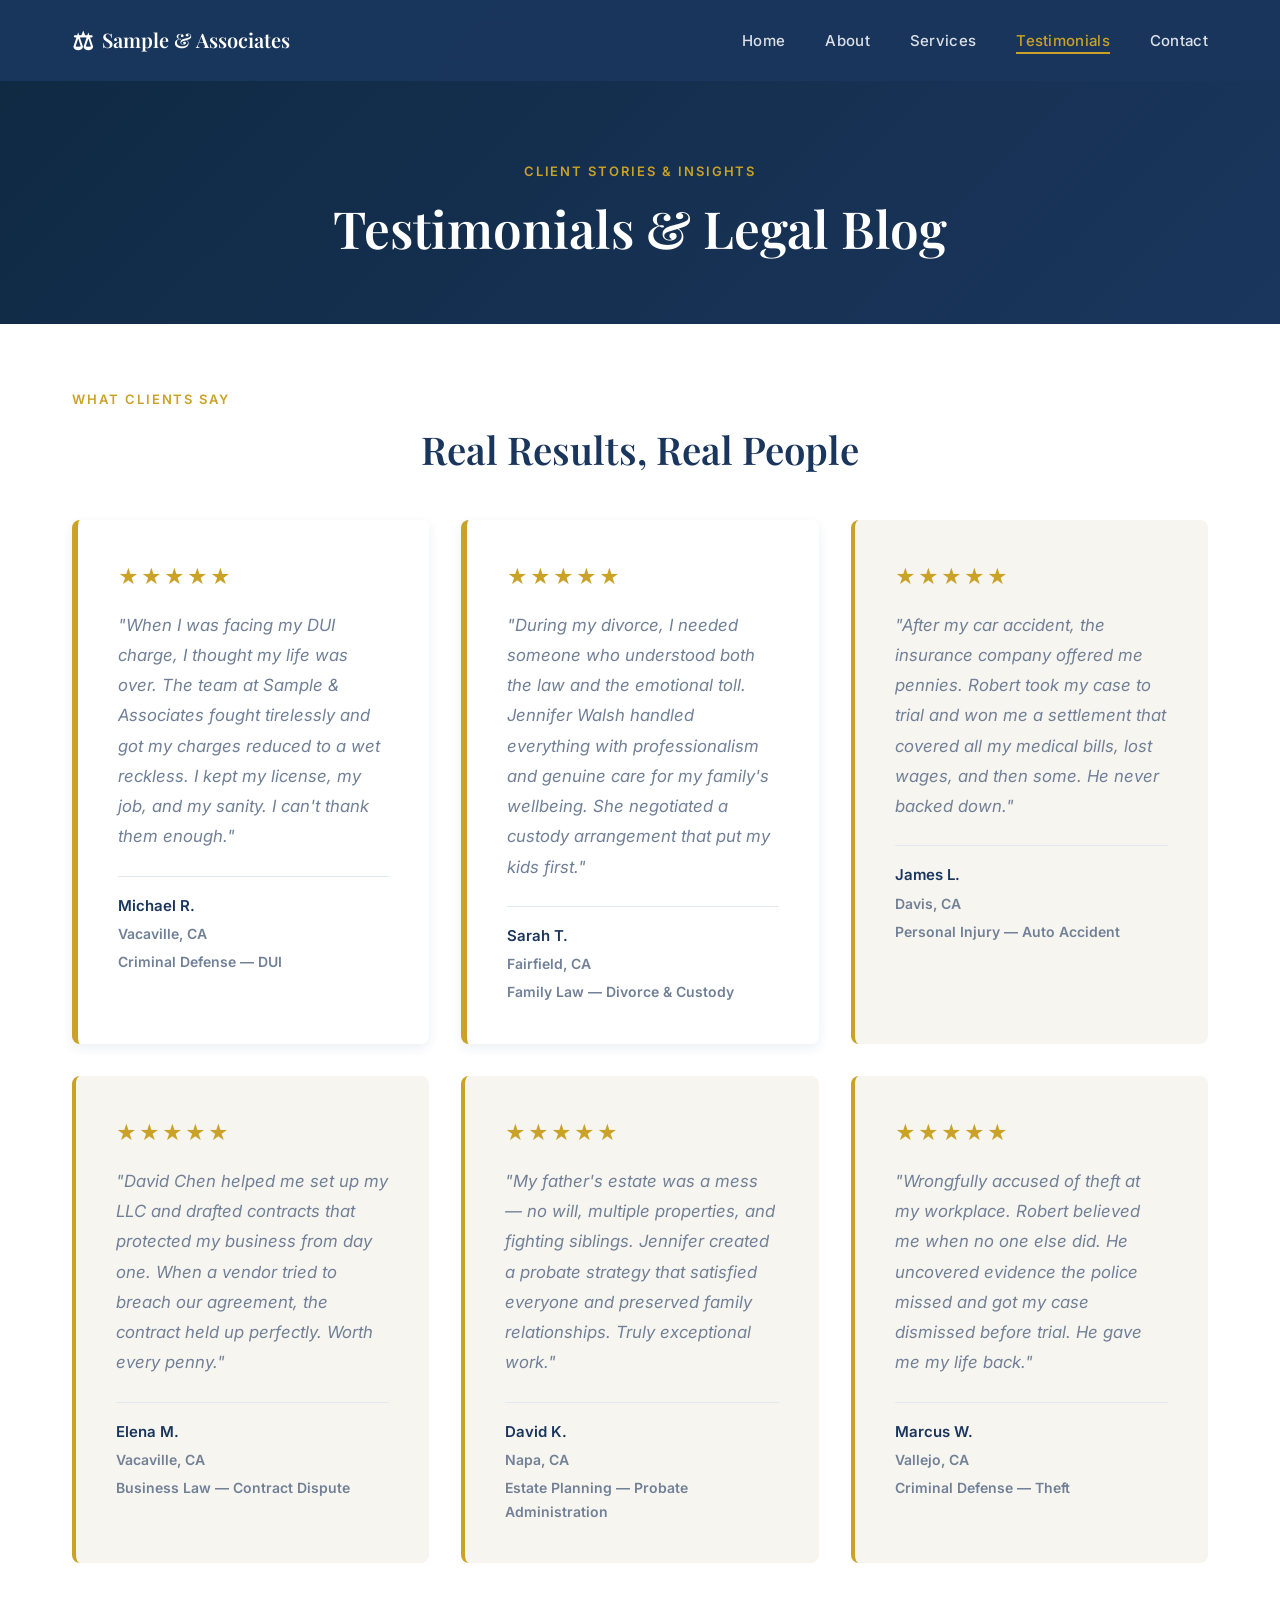
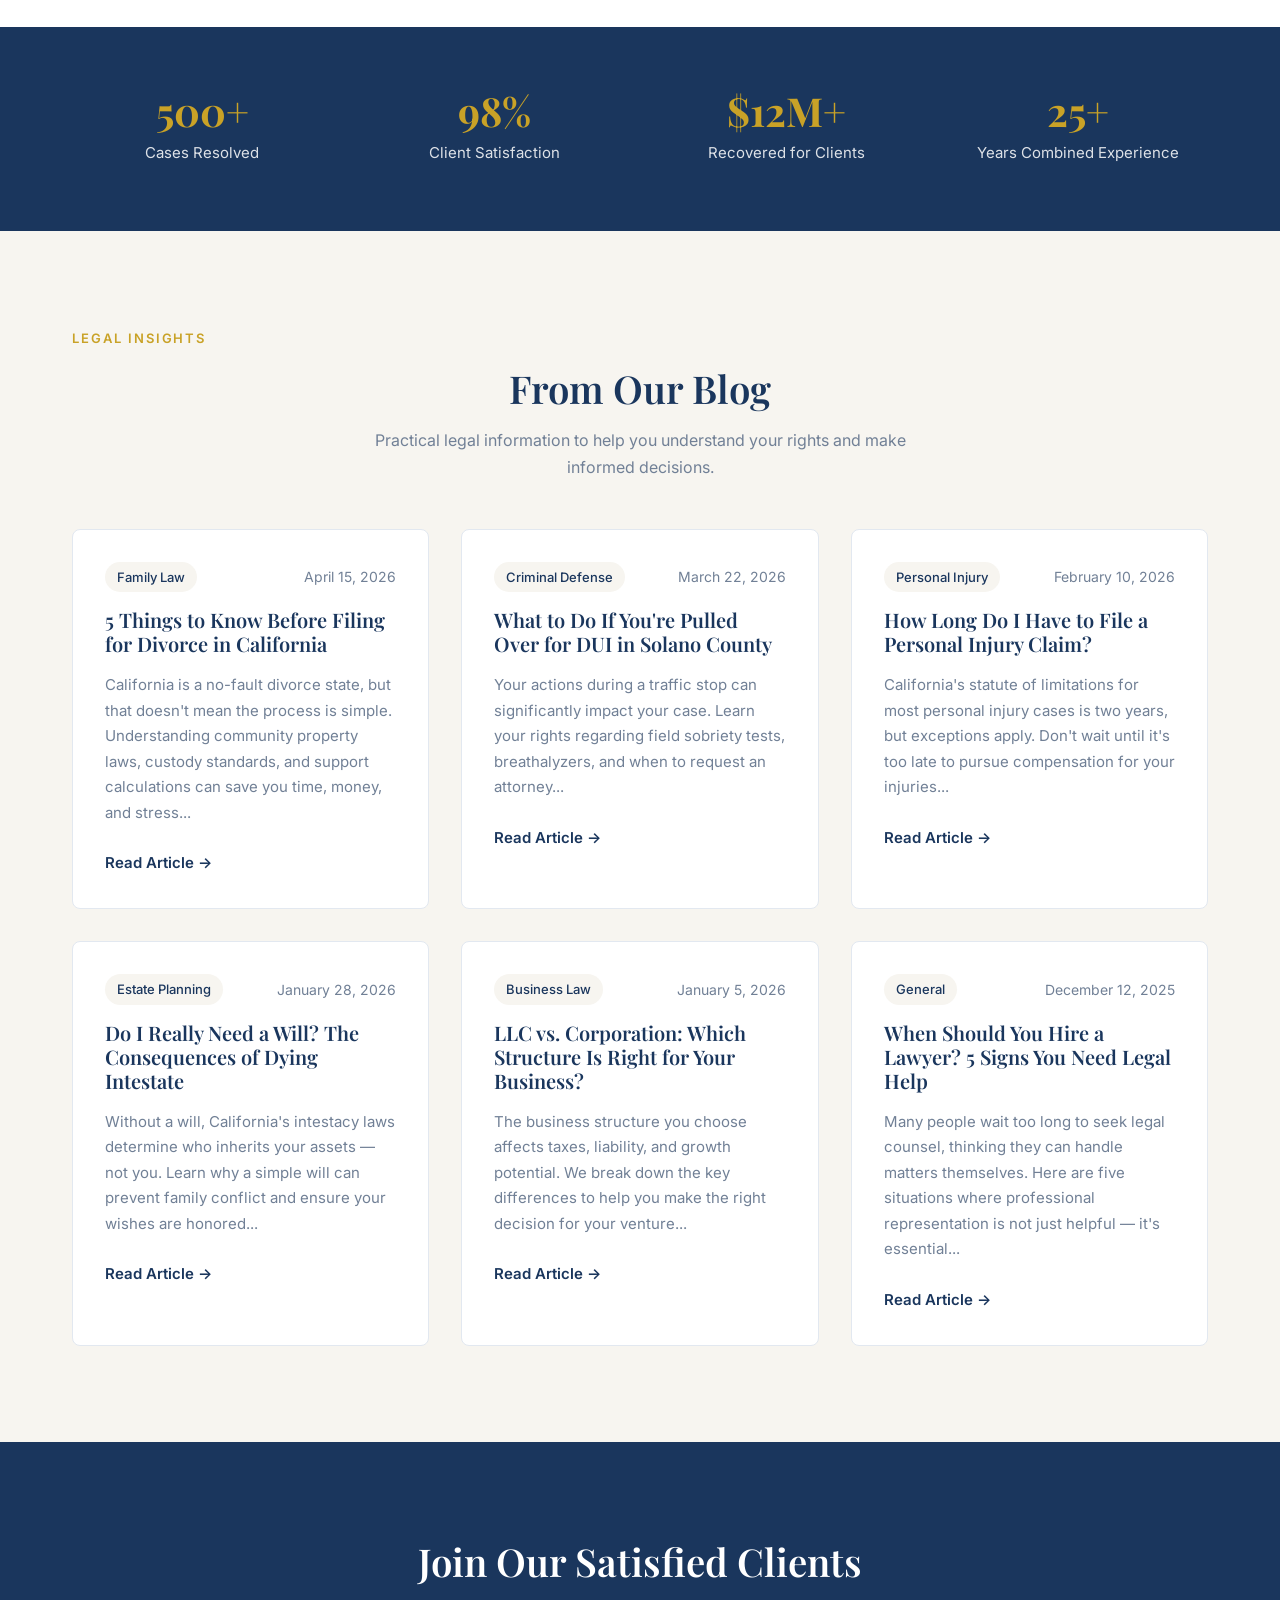
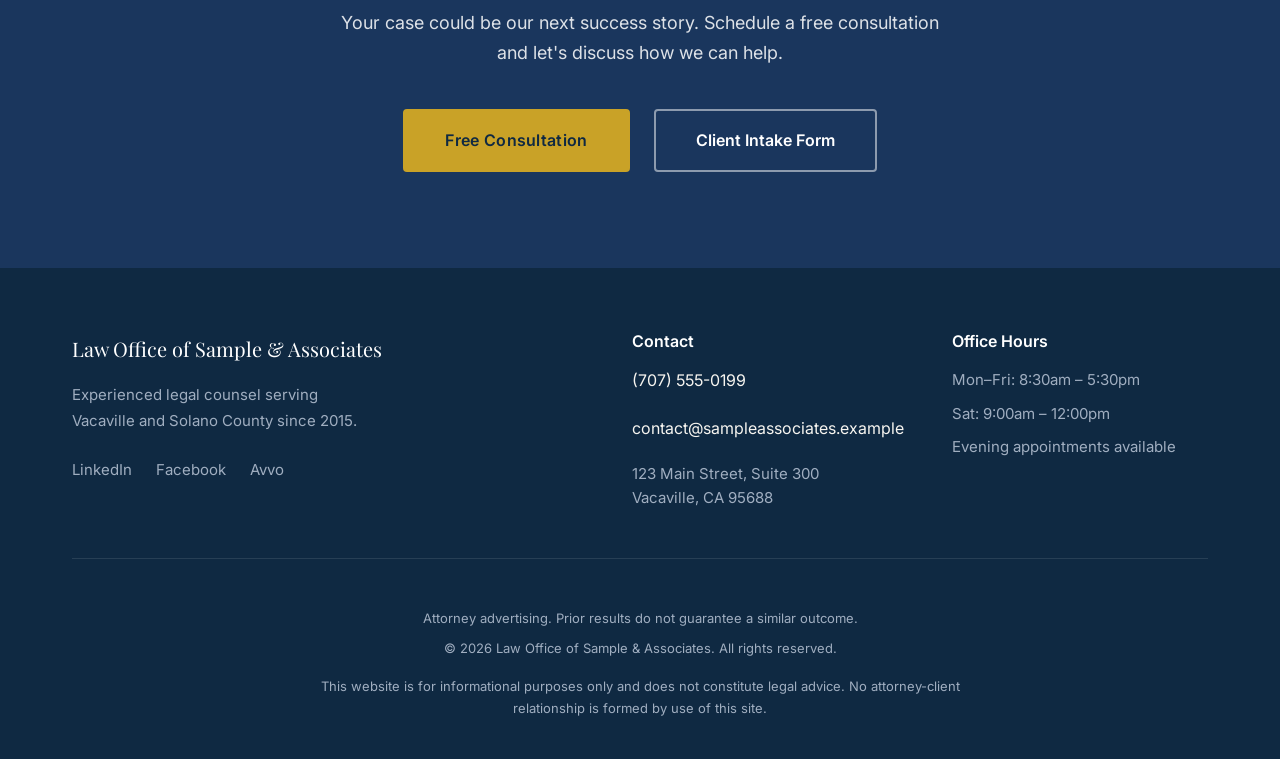
<file: testimonials.html>
<!DOCTYPE html>
<html lang="en">
<head>
    <meta charset="UTF-8">
    <meta name="viewport" content="width=device-width, initial-scale=1.0">
    <title>Testimonials & Blog | Law Office of Sample & Associates | Vacaville, CA</title>
    <meta name="description" content="Read client reviews and legal insights from Law Office of Sample & Associates. Family law, criminal defense, personal injury, estate planning, and business law.">
    <link rel="stylesheet" href="styles.css">
    <link rel="preconnect" href="https://fonts.googleapis.com">
    <link href="https://fonts.googleapis.com/css2?family=Playfair+Display:wght@400;500;600;700&family=Inter:wght@300;400;500;600&display=swap" rel="stylesheet">
    
    <!-- Google Analytics 4 -->
    <script async src="https://www.googletagmanager.com/gtag/js?id=GA_MEASUREMENT_ID"></script>
    <script>
        window.dataLayer = window.dataLayer || [];
        function gtag(){dataLayer.push(arguments);}
        gtag('js', new Date());
        gtag('config', 'GA_MEASUREMENT_ID');
    </script>
</head>
<body>
    <a href="#main-content" class="skip-link">Skip to main content</a>

    <!-- Navigation -->
    <nav class="navbar" role="navigation" aria-label="Main navigation">
        <div class="nav-container">
            <a href="index.html" class="logo" aria-label="Law Office of Sample & Associates home">
                <span class="logo-icon" aria-hidden="true">⚖</span>
                Sample & Associates
            </a>
            <button class="mobile-toggle" aria-label="Toggle menu" aria-expanded="false" aria-controls="nav-menu">
                <span></span>
                <span></span>
                <span></span>
            </button>
            <ul class="nav-links" id="nav-menu" role="menubar">
                <li role="none"><a href="index.html" role="menuitem">Home</a></li>
                <li role="none"><a href="about.html" role="menuitem">About</a></li>
                <li role="none"><a href="services.html" role="menuitem">Services</a></li>
                <li role="none"><a href="testimonials.html" role="menuitem" aria-current="page">Testimonials</a></li>
                <li role="none"><a href="contact.html" role="menuitem">Contact</a></li>
            </ul>
        </div>
    </nav>

    <!-- Page Header -->
    <header class="page-header">
        <div class="header-content">
            <p class="header-eyebrow">Client Stories & Insights</p>
            <h1>Testimonials & Legal Blog</h1>
        </div>
    </header>

    <main id="main-content">
        <!-- Testimonials Section -->
        <section class="testimonials-full" aria-labelledby="testimonials-heading">
            <div class="section-container">
                <p class="section-eyebrow">What Clients Say</p>
                <h2 id="testimonials-heading">Real Results, Real People</h2>
                
                <div class="testimonials-grid-large">
                    <blockquote class="testimonial-card featured">
                        <div class="testimonial-rating" aria-label="5 star review">★★★★★</div>
                        <p>"When I was facing my DUI charge, I thought my life was over. The team at Sample & Associates fought tirelessly and got my charges reduced to a wet reckless. I kept my license, my job, and my sanity. I can't thank them enough."</p>
                        <footer>
                            <cite>
                                <span class="client-name">Michael R.</span>
                                <span class="client-location">Vacaville, CA</span>
                                <span class="client-case">Criminal Defense — DUI</span>
                            </cite>
                        </footer>
                    </blockquote>

                    <blockquote class="testimonial-card featured">
                        <div class="testimonial-rating" aria-label="5 star review">★★★★★</div>
                        <p>"During my divorce, I needed someone who understood both the law and the emotional toll. Jennifer Walsh handled everything with professionalism and genuine care for my family's wellbeing. She negotiated a custody arrangement that put my kids first."</p>
                        <footer>
                            <cite>
                                <span class="client-name">Sarah T.</span>
                                <span class="client-location">Fairfield, CA</span>
                                <span class="client-case">Family Law — Divorce & Custody</span>
                            </cite>
                        </footer>
                    </blockquote>

                    <blockquote class="testimonial-card">
                        <div class="testimonial-rating" aria-label="5 star review">★★★★★</div>
                        <p>"After my car accident, the insurance company offered me pennies. Robert took my case to trial and won me a settlement that covered all my medical bills, lost wages, and then some. He never backed down."</p>
                        <footer>
                            <cite>
                                <span class="client-name">James L.</span>
                                <span class="client-location">Davis, CA</span>
                                <span class="client-case">Personal Injury — Auto Accident</span>
                            </cite>
                        </footer>
                    </blockquote>

                    <blockquote class="testimonial-card">
                        <div class="testimonial-rating" aria-label="5 star review">★★★★★</div>
                        <p>"David Chen helped me set up my LLC and drafted contracts that protected my business from day one. When a vendor tried to breach our agreement, the contract held up perfectly. Worth every penny."</p>
                        <footer>
                            <cite>
                                <span class="client-name">Elena M.</span>
                                <span class="client-location">Vacaville, CA</span>
                                <span class="client-case">Business Law — Contract Dispute</span>
                            </cite>
                        </footer>
                    </blockquote>

                    <blockquote class="testimonial-card">
                        <div class="testimonial-rating" aria-label="5 star review">★★★★★</div>
                        <p>"My father's estate was a mess — no will, multiple properties, and fighting siblings. Jennifer created a probate strategy that satisfied everyone and preserved family relationships. Truly exceptional work."</p>
                        <footer>
                            <cite>
                                <span class="client-name">David K.</span>
                                <span class="client-location">Napa, CA</span>
                                <span class="client-case">Estate Planning — Probate Administration</span>
                            </cite>
                        </footer>
                    </blockquote>

                    <blockquote class="testimonial-card">
                        <div class="testimonial-rating" aria-label="5 star review">★★★★★</div>
                        <p>"Wrongfully accused of theft at my workplace. Robert believed me when no one else did. He uncovered evidence the police missed and got my case dismissed before trial. He gave me my life back."</p>
                        <footer>
                            <cite>
                                <span class="client-name">Marcus W.</span>
                                <span class="client-location">Vallejo, CA</span>
                                <span class="client-case">Criminal Defense — Theft</span>
                            </cite>
                        </footer>
                    </blockquote>
                </div>
            </div>
        </section>

        <!-- Stats Banner -->
        <section class="stats-banner" aria-label="Firm statistics">
            <div class="section-container">
                <div class="stats-grid">
                    <div class="stat-item">
                        <span class="stat-number">500+</span>
                        <span class="stat-label">Cases Resolved</span>
                    </div>
                    <div class="stat-item">
                        <span class="stat-number">98%</span>
                        <span class="stat-label">Client Satisfaction</span>
                    </div>
                    <div class="stat-item">
                        <span class="stat-number">$12M+</span>
                        <span class="stat-label">Recovered for Clients</span>
                    </div>
                    <div class="stat-item">
                        <span class="stat-number">25+</span>
                        <span class="stat-label">Years Combined Experience</span>
                    </div>
                </div>
            </div>
        </section>

        <!-- Blog Section -->
        <section class="blog-section" aria-labelledby="blog-heading">
            <div class="section-container">
                <p class="section-eyebrow">Legal Insights</p>
                <h2 id="blog-heading">From Our Blog</h2>
                <p class="blog-intro">Practical legal information to help you understand your rights and make informed decisions.</p>
                
                <div class="blog-grid">
                    <article class="blog-card">
                        <div class="blog-meta">
                            <span class="blog-category">Family Law</span>
                            <time datetime="2026-04-15">April 15, 2026</time>
                        </div>
                        <h3>5 Things to Know Before Filing for Divorce in California</h3>
                        <p>California is a no-fault divorce state, but that doesn't mean the process is simple. Understanding community property laws, custody standards, and support calculations can save you time, money, and stress...</p>
                        <a href="#" class="link-arrow">Read Article →</a>
                    </article>

                    <article class="blog-card">
                        <div class="blog-meta">
                            <span class="blog-category">Criminal Defense</span>
                            <time datetime="2026-03-22">March 22, 2026</time>
                        </div>
                        <h3>What to Do If You're Pulled Over for DUI in Solano County</h3>
                        <p>Your actions during a traffic stop can significantly impact your case. Learn your rights regarding field sobriety tests, breathalyzers, and when to request an attorney...</p>
                        <a href="#" class="link-arrow">Read Article →</a>
                    </article>

                    <article class="blog-card">
                        <div class="blog-meta">
                            <span class="blog-category">Personal Injury</span>
                            <time datetime="2026-02-10">February 10, 2026</time>
                        </div>
                        <h3>How Long Do I Have to File a Personal Injury Claim?</h3>
                        <p>California's statute of limitations for most personal injury cases is two years, but exceptions apply. Don't wait until it's too late to pursue compensation for your injuries...</p>
                        <a href="#" class="link-arrow">Read Article →</a>
                    </article>

                    <article class="blog-card">
                        <div class="blog-meta">
                            <span class="blog-category">Estate Planning</span>
                            <time datetime="2026-01-28">January 28, 2026</time>
                        </div>
                        <h3>Do I Really Need a Will? The Consequences of Dying Intestate</h3>
                        <p>Without a will, California's intestacy laws determine who inherits your assets — not you. Learn why a simple will can prevent family conflict and ensure your wishes are honored...</p>
                        <a href="#" class="link-arrow">Read Article →</a>
                    </article>

                    <article class="blog-card">
                        <div class="blog-meta">
                            <span class="blog-category">Business Law</span>
                            <time datetime="2026-01-05">January 5, 2026</time>
                        </div>
                        <h3>LLC vs. Corporation: Which Structure Is Right for Your Business?</h3>
                        <p>The business structure you choose affects taxes, liability, and growth potential. We break down the key differences to help you make the right decision for your venture...</p>
                        <a href="#" class="link-arrow">Read Article →</a>
                    </article>

                    <article class="blog-card">
                        <div class="blog-meta">
                            <span class="blog-category">General</span>
                            <time datetime="2025-12-12">December 12, 2025</time>
                        </div>
                        <h3>When Should You Hire a Lawyer? 5 Signs You Need Legal Help</h3>
                        <p>Many people wait too long to seek legal counsel, thinking they can handle matters themselves. Here are five situations where professional representation is not just helpful — it's essential...</p>
                        <a href="#" class="link-arrow">Read Article →</a>
                    </article>
                </div>
            </div>
        </section>

        <!-- CTA -->
        <section class="cta-section" aria-labelledby="cta-heading">
            <div class="section-container">
                <h2 id="cta-heading">Join Our Satisfied Clients</h2>
                <p>Your case could be our next success story. Schedule a free consultation and let's discuss how we can help.</p>
                <div class="cta-buttons">
                    <a href="contact.html" class="btn-primary">Free Consultation</a>
                    <a href="contact.html#intake" class="btn-secondary">Client Intake Form</a>
                </div>
            </div>
        </section>
    </main>

    <!-- Footer -->
    <footer class="footer" role="contentinfo">
        <div class="footer-container">
            <div class="footer-main">
                <div class="footer-brand">
                    <p class="logo-footer">Law Office of Sample & Associates</p>
                    <p class="footer-tagline">Experienced legal counsel serving Vacaville and Solano County since 2015.</p>
                    <div class="social-links" aria-label="Social media links">
                        <a href="#" aria-label="LinkedIn" target="_blank" rel="noopener">LinkedIn</a>
                        <a href="#" aria-label="Facebook" target="_blank" rel="noopener">Facebook</a>
                        <a href="#" aria-label="Avvo" target="_blank" rel="noopener">Avvo</a>
                    </div>
                </div>
                <div class="footer-contact">
                    <h4>Contact</h4>
                    <p><a href="tel:7075550199">(707) 555-0199</a></p>
                    <p><a href="mailto:contact@sampleassociates.example">contact@sampleassociates.example</a></p>
                    <address>
                        123 Main Street, Suite 300<br>
                        Vacaville, CA 95688
                    </address>
                </div>
                <div class="footer-hours">
                    <h4>Office Hours</h4>
                    <p>Mon–Fri: 8:30am – 5:30pm</p>
                    <p>Sat: 9:00am – 12:00pm</p>
                    <p>Evening appointments available</p>
                </div>
            </div>
            <div class="footer-bottom">
                <p>Attorney advertising. Prior results do not guarantee a similar outcome.</p>
                <p>&copy; 2026 Law Office of Sample & Associates. All rights reserved.</p>
                <p class="footer-legal">This website is for informational purposes only and does not constitute legal advice. No attorney-client relationship is formed by use of this site.</p>
            </div>
        </div>
    </footer>

    <script src="script.js"></script>
</body>
</html>
</file>
<file: styles.css>
/* CSS Custom Properties - Professional legal palette */
:root {
    --navy: #1a365d;
    --navy-light: #2c5282;
    --navy-dark: #0f2942;
    --gold: #c9a227;
    --gold-light: #d4b43a;
    --cream: #f7f5f0;
    --cream-dark: #e8e4db;
    --white: #ffffff;
    --charcoal: #2d3748;
    --gray: #718096;
    --gray-light: #a0aec0;
    --border: #e2e8f0;
    --shadow: rgba(26, 54, 93, 0.08);
    --shadow-hover: rgba(26, 54, 93, 0.15);
    --error: #c53030;
    --success: #38a169;

    --bg: var(--white);
    --bg-secondary: var(--cream);
    --text: var(--charcoal);
    --text-secondary: var(--gray);
    --primary: var(--navy);
    --primary-light: var(--navy-light);
    --accent: var(--gold);
    --accent-hover: var(--gold-light);
}

/* Reset */
* {
    margin: 0;
    padding: 0;
    box-sizing: border-box;
}

html {
    scroll-behavior: smooth;
    font-size: 16px;
}

body {
    font-family: 'Inter', -apple-system, BlinkMacSystemFont, sans-serif;
    line-height: 1.7;
    color: var(--text);
    background: var(--bg);
    font-weight: 400;
    -webkit-font-smoothing: antialiased;
}

/* Typography */
h1, h2, h3, h4 {
    font-family: 'Playfair Display', Georgia, serif;
    font-weight: 600;
    line-height: 1.2;
    color: var(--navy);
}

h1 {
    font-size: clamp(2.5rem, 5vw, 4rem);
}

h2 {
    font-size: clamp(1.75rem, 3vw, 2.5rem);
}

h3 {
    font-size: clamp(1.25rem, 2vw, 1.5rem);
}

h4 {
    font-size: 1.125rem;
}

p {
    margin-bottom: 1.25rem;
}

a {
    color: var(--navy-light);
    transition: color 0.2s;
}

a:hover {
    color: var(--gold);
}

/* Skip Link */
.skip-link {
    position: absolute;
    top: -40px;
    left: 0;
    background: var(--navy);
    color: var(--cream);
    padding: 8px 16px;
    z-index: 101;
    text-decoration: none;
    font-weight: 500;
    font-size: 0.875rem;
    transition: top 0.2s;
}

.skip-link:focus {
    top: 0;
}

/* Focus Styles */
:focus-visible {
    outline: 2px solid var(--gold);
    outline-offset: 3px;
}

/* Navigation */
.navbar {
    position: fixed;
    top: 0;
    left: 0;
    right: 0;
    z-index: 100;
    padding: 1.25rem 0;
    transition: background 0.3s, padding 0.3s;
    background: rgba(26, 54, 93, 0.95);
    backdrop-filter: blur(10px);
}

.navbar.scrolled {
    padding: 0.75rem 0;
    box-shadow: 0 2px 10px var(--shadow);
}

.nav-container {
    max-width: 1200px;
    margin: 0 auto;
    padding: 0 2rem;
    display: flex;
    justify-content: space-between;
    align-items: center;
}

.logo {
    font-family: 'Playfair Display', serif;
    font-size: 1.25rem;
    font-weight: 600;
    color: var(--white);
    text-decoration: none;
    display: flex;
    align-items: center;
    gap: 0.5rem;
}

.logo-icon {
    font-size: 1.5rem;
}

.nav-links {
    display: flex;
    list-style: none;
    gap: 2.5rem;
    align-items: center;
}

.nav-links a {
    text-decoration: none;
    color: rgba(255, 255, 255, 0.85);
    font-weight: 500;
    font-size: 0.9375rem;
    letter-spacing: 0.02em;
    transition: color 0.2s;
    position: relative;
}

.nav-links a:hover {
    color: var(--gold);
}

.nav-links a::after {
    content: '';
    position: absolute;
    bottom: -4px;
    left: 0;
    width: 0;
    height: 2px;
    background: var(--gold);
    transition: width 0.3s;
}

.nav-links a:hover::after {
    width: 100%;
}

.nav-links a[aria-current="page"] {
    color: var(--gold);
}

.nav-links a[aria-current="page"]::after {
    width: 100%;
}

.mobile-toggle {
    display: none;
    flex-direction: column;
    gap: 5px;
    background: none;
    border: none;
    cursor: pointer;
    padding: 4px;
}

.mobile-toggle span {
    width: 24px;
    height: 2px;
    background: var(--white);
    transition: all 0.3s;
}

/* Hero */
.hero {
    position: relative;
    height: 90vh;
    min-height: 600px;
    display: flex;
    align-items: center;
    justify-content: center;
    overflow: hidden;
}

.hero-overlay {
    position: absolute;
    inset: 0;
    background: rgba(15, 41, 66, 0.65);
}

.hero-content {
    position: relative;
    z-index: 2;
    max-width: 800px;
    margin: 0 auto;
    padding: 0 2rem;
    text-align: center;
    color: var(--white);
}

.hero-eyebrow {
    font-size: 0.875rem;
    letter-spacing: 0.2em;
    text-transform: uppercase;
    margin-bottom: 1.5rem;
    opacity: 0.8;
    color: var(--gold);
}

.hero h1 {
    color: var(--white);
    font-size: clamp(2.5rem, 5vw, 4.5rem);
    font-weight: 700;
    margin-bottom: 1.5rem;
}

.hero-subtitle {
    font-size: 1.25rem;
    opacity: 0.9;
    max-width: 600px;
    margin: 0 auto 2.5rem;
    font-weight: 300;
    line-height: 1.6;
}

.hero-cta {
    display: flex;
    gap: 1.5rem;
    justify-content: center;
    flex-wrap: wrap;
}

/* Buttons */
.btn-primary {
    display: inline-block;
    background: var(--gold);
    color: var(--navy-dark);
    padding: 1rem 2.5rem;
    border-radius: 4px;
    text-decoration: none;
    font-weight: 600;
    font-size: 1rem;
    letter-spacing: 0.02em;
    transition: all 0.3s;
    border: 2px solid var(--gold);
    cursor: pointer;
}

.btn-primary:hover {
    background: var(--gold-light);
    border-color: var(--gold-light);
    color: var(--navy-dark);
}

.btn-secondary {
    display: inline-block;
    background: transparent;
    color: var(--white);
    padding: 1rem 2.5rem;
    border-radius: 4px;
    text-decoration: none;
    font-weight: 600;
    font-size: 1rem;
    border: 2px solid rgba(255, 255, 255, 0.5);
    transition: all 0.3s;
}

.btn-secondary:hover {
    background: var(--white);
    color: var(--navy);
    border-color: var(--white);
}

.btn-outline {
    display: inline-block;
    background: transparent;
    color: var(--navy);
    padding: 0.875rem 2rem;
    border-radius: 4px;
    text-decoration: none;
    font-weight: 600;
    font-size: 0.9375rem;
    border: 2px solid var(--navy);
    transition: all 0.3s;
}

.btn-outline:hover {
    background: var(--navy);
    color: var(--white);
}

.btn-text {
    color: var(--white);
    text-decoration: none;
    font-weight: 500;
    font-size: 1rem;
    display: inline-flex;
    align-items: center;
    gap: 0.5rem;
    transition: gap 0.3s;
}

.btn-text:hover {
    gap: 0.75rem;
    color: var(--gold);
}

/* Section Container */
.section-container {
    max-width: 1200px;
    margin: 0 auto;
    padding: 0 2rem;
}

/* Section Eyebrow */
.section-eyebrow {
    font-size: 0.8125rem;
    letter-spacing: 0.15em;
    text-transform: uppercase;
    color: var(--gold);
    margin-bottom: 1rem;
    font-weight: 600;
}

/* Practice Areas */
.practice-areas {
    padding: 6rem 0;
    background: var(--bg);
}

.practice-areas h2 {
    text-align: center;
    margin-bottom: 3rem;
}

.areas-grid {
    display: grid;
    grid-template-columns: repeat(5, 1fr);
    gap: 1.5rem;
}

.area-card {
    background: var(--bg-secondary);
    padding: 2.5rem 2rem;
    border-radius: 8px;
    border: 1px solid var(--border);
    transition: all 0.3s;
    text-align: center;
}

.area-card:hover {
    box-shadow: 0 10px 30px var(--shadow-hover);
    transform: translateY(-5px);
    border-color: var(--gold);
}

.area-icon {
    font-size: 2.5rem;
    margin-bottom: 1.5rem;
}

.area-card h3 {
    margin-bottom: 1rem;
    font-size: 1.25rem;
}

.area-card p {
    color: var(--text-secondary);
    font-size: 0.9375rem;
    margin-bottom: 1.5rem;
}

.link-arrow {
    color: var(--navy);
    text-decoration: none;
    font-weight: 600;
    font-size: 0.9375rem;
    display: inline-flex;
    align-items: center;
    gap: 0.5rem;
    transition: gap 0.2s;
}

.link-arrow:hover {
    gap: 0.75rem;
    color: var(--gold);
}

/* Attorney Spotlight */
.attorney-spotlight {
    padding: 6rem 0;
    background: var(--bg-secondary);
}

.spotlight-layout {
    display: grid;
    grid-template-columns: 1fr 1.5fr;
    gap: 4rem;
    align-items: center;
}

.spotlight-image {
    max-width: 90%;
    margin: 0 auto;
}

.image-frame {
    position: relative;
    padding: 1.5rem;
    background: var(--white);
    border: 1px solid var(--border);
}

.image-frame img {
    width: 100%;
    height: 100%;
    object-fit: cover;
    display: block;
    aspect-ratio: 3/4;
}

.image-placeholder {
    width: 100%;
    aspect-ratio: 3/4;
    background: linear-gradient(135deg, var(--cream-dark) 0%, var(--border) 100%);
    display: flex;
    align-items: center;
    justify-content: center;
    color: var(--gray);
    font-family: 'Playfair Display', serif;
    font-size: 1.25rem;
}

.spotlight-text h2 {
    margin-bottom: 1.5rem;
}

.spotlight-lead {
    font-family: 'Playfair Display', serif;
    font-size: 1.25rem;
    color: var(--gray);
    margin-bottom: 1.5rem;
    font-style: italic;
}

.credentials {
    display: grid;
    grid-template-columns: repeat(3, 1fr);
    gap: 2rem;
    margin: 2.5rem 0;
    padding: 2rem 0;
    border-top: 1px solid var(--border);
    border-bottom: 1px solid var(--border);
}

.credential {
    text-align: center;
}

.credential-number {
    display: block;
    font-family: 'Playfair Display', serif;
    font-size: 2.5rem;
    color: var(--navy);
    font-weight: 700;
    line-height: 1;
    margin-bottom: 0.5rem;
}

.credential-label {
    font-size: 0.875rem;
    color: var(--gray);
    text-transform: uppercase;
    letter-spacing: 0.05em;
}

/* Testimonials Preview */
.testimonials-preview {
    padding: 6rem 0;
    background: var(--bg);
}

.testimonials-preview h2 {
    text-align: center;
    margin-bottom: 3rem;
}

.testimonials-grid {
    display: grid;
    grid-template-columns: repeat(auto-fit, minmax(300px, 1fr));
    gap: 2rem;
    margin-bottom: 2rem;
}

.testimonial-card {
    background: var(--bg-secondary);
    padding: 2.5rem;
    border-radius: 8px;
    border-left: 4px solid var(--gold);
}

.testimonial-card p {
    font-style: italic;
    color: var(--text-secondary);
    margin-bottom: 1.5rem;
    font-size: 1.05rem;
    line-height: 1.8;
}

.testimonial-card cite {
    font-style: normal;
    font-weight: 600;
    color: var(--navy);
    font-size: 0.9375rem;
}

.testimonials-cta {
    text-align: center;
    margin-top: 2rem;
}

/* CTA Section */
.cta-section {
    padding: 6rem 0;
    background: var(--navy);
    text-align: center;
}

.cta-section h2 {
    color: var(--white);
    margin-bottom: 1.5rem;
}

.cta-section p {
    color: rgba(255, 255, 255, 0.85);
    max-width: 600px;
    margin: 0 auto 2.5rem;
    font-size: 1.125rem;
}

.cta-buttons {
    display: flex;
    gap: 1.5rem;
    justify-content: center;
    flex-wrap: wrap;
}

/* Footer */
.footer {
    background: var(--navy-dark);
    color: var(--cream);
    padding: 4rem 0 2rem;
}

.footer-container {
    max-width: 1200px;
    margin: 0 auto;
    padding: 0 2rem;
}

.footer-main {
    display: grid;
    grid-template-columns: 2fr 1fr 1fr;
    gap: 3rem;
    margin-bottom: 3rem;
    padding-bottom: 3rem;
    border-bottom: 1px solid rgba(255, 255, 255, 0.1);
}

.logo-footer {
    font-family: 'Playfair Display', serif;
    font-size: 1.25rem;
    margin-bottom: 1rem;
    color: var(--white);
}

.footer-tagline {
    color: var(--gray-light);
    font-size: 0.9375rem;
    max-width: 300px;
    margin-bottom: 1.5rem;
}

.social-links {
    display: flex;
    gap: 1.5rem;
}

.social-links a {
    color: var(--gray-light);
    text-decoration: none;
    font-size: 0.9375rem;
    transition: color 0.2s;
}

.social-links a:hover {
    color: var(--gold);
}

.footer-contact h4,
.footer-hours h4 {
    color: var(--white);
    font-size: 1rem;
    margin-bottom: 1rem;
    font-family: 'Inter', sans-serif;
    font-weight: 600;
}

.footer-contact a {
    color: var(--cream);
    text-decoration: none;
    transition: color 0.2s;
}

.footer-contact a:hover {
    color: var(--gold);
}

.footer-contact address {
    font-style: normal;
    color: var(--gray-light);
    margin-top: 0.5rem;
    font-size: 0.9375rem;
    line-height: 1.6;
}

.footer-hours p {
    color: var(--gray-light);
    margin-bottom: 0.5rem;
    font-size: 0.9375rem;
}

.footer-bottom {
    text-align: center;
}

.footer-bottom p {
    color: var(--gray-light);
    font-size: 0.8125rem;
    margin-bottom: 0.5rem;
}

.footer-legal {
    max-width: 700px;
    margin: 1rem auto 0;
    font-size: 0.75rem;
    color: var(--gray);
}

/* About Page Styles */
.page-header {
    padding: 10rem 0 4rem;
    background: linear-gradient(135deg, var(--navy-dark) 0%, var(--navy) 100%);
    text-align: center;
}

.header-content {
    max-width: 800px;
    margin: 0 auto;
    padding: 0 2rem;
}

.header-eyebrow {
    font-size: 0.8125rem;
    letter-spacing: 0.15em;
    text-transform: uppercase;
    color: var(--gold);
    margin-bottom: 1rem;
    font-weight: 600;
}

.page-header h1 {
    color: var(--white);
    font-size: clamp(2rem, 4vw, 3.5rem);
}

/* Firm History */
.firm-history {
    padding: 6rem 0;
    background: var(--bg);
}

.history-layout {
    display: grid;
    grid-template-columns: 1fr 1.5fr;
    gap: 4rem;
    align-items: start;
}

.history-lead {
    font-family: 'Playfair Display', serif;
    font-size: 1.25rem;
    color: var(--gray);
    margin-bottom: 1.5rem;
    font-style: italic;
}

.values {
    margin-top: 2.5rem;
    padding: 2rem;
    background: var(--bg-secondary);
    border-radius: 8px;
    border-left: 4px solid var(--gold);
}

.values h3 {
    margin-bottom: 1.5rem;
    font-size: 1.25rem;
}

.values-list {
    list-style: none;
}

.values-list li {
    padding: 0.75rem 0;
    color: var(--text-secondary);
    border-bottom: 1px solid var(--border);
}

.values-list li:last-child {
    border-bottom: none;
}

.values-list strong {
    color: var(--navy);
}

/* Attorneys */
.attorneys {
    padding: 6rem 0;
    background: var(--bg-secondary);
}

.attorneys h2 {
    text-align: center;
    margin-bottom: 3rem;
}

.attorneys-grid {
    display: grid;
    grid-template-columns: repeat(auto-fit, minmax(300px, 1fr));
    gap: 2.5rem;
}

.attorney-card {
    background: var(--white);
    border-radius: 8px;
    overflow: hidden;
    border: 1px solid var(--border);
    transition: box-shadow 0.3s;
}

.attorney-card:hover {
    box-shadow: 0 10px 30px var(--shadow-hover);
}

.attorney-image img {
    width: 100%;
    aspect-ratio: 1/1;
    object-fit: cover;
    display: block;
}

.attorney-image .image-placeholder {
    width: 100%;
    aspect-ratio: 1/1;
    background: linear-gradient(135deg, var(--cream-dark) 0%, var(--border) 100%);
    display: flex;
    align-items: center;
    justify-content: center;
    color: var(--gray);
    font-family: 'Playfair Display', serif;
    font-size: 1.5rem;
}

.attorney-info {
    padding: 2rem;
}

.attorney-info h3 {
    margin-bottom: 0.5rem;
    font-size: 1.5rem;
}

.attorney-title {
    color: var(--gold);
    font-weight: 600;
    font-size: 0.9375rem;
    text-transform: uppercase;
    letter-spacing: 0.05em;
    margin-bottom: 1rem;
}

.attorney-focus {
    color: var(--navy);
    font-weight: 500;
    margin-bottom: 1rem;
    font-size: 0.9375rem;
}

.attorney-info p {
    color: var(--text-secondary);
    font-size: 0.9375rem;
    margin-bottom: 1.5rem;
}

.attorney-credentials {
    display: flex;
    gap: 1rem;
    flex-wrap: wrap;
}

.attorney-credentials span {
    background: var(--bg-secondary);
    color: var(--navy);
    padding: 0.5rem 1rem;
    border-radius: 20px;
    font-size: 0.8125rem;
    font-weight: 500;
}

/* Awards */
.awards {
    padding: 6rem 0;
    background: var(--bg);
}

.awards h2 {
    text-align: center;
    margin-bottom: 3rem;
}

.awards-grid {
    display: grid;
    grid-template-columns: repeat(auto-fit, minmax(250px, 1fr));
    gap: 2rem;
}

.award-item {
    background: var(--bg-secondary);
    padding: 2rem;
    border-radius: 8px;
    border-left: 4px solid var(--gold);
    text-align: center;
}

.award-year {
    display: block;
    font-family: 'Playfair Display', serif;
    font-size: 2rem;
    color: var(--navy);
    font-weight: 700;
    margin-bottom: 0.5rem;
}

.award-item p {
    color: var(--text-secondary);
    font-size: 0.9375rem;
    margin: 0;
}

/* Services Page Styles */
.services-overview {
    padding: 4rem 0 2rem;
    background: var(--bg);
    text-align: center;
}

.overview-text {
    max-width: 700px;
    margin: 0 auto;
    color: var(--text-secondary);
    font-size: 1.125rem;
}

.service-detail {
    padding: 5rem 0;
    background: var(--bg);
}

.service-detail.alt-bg {
    background: var(--bg-secondary);
}

.detail-layout {
    display: grid;
    grid-template-columns: 1fr 1.5fr;
    gap: 4rem;
    align-items: center;
}

.detail-layout.reverse {
    direction: rtl;
}

.detail-layout.reverse > * {
    direction: ltr;
}

.detail-image {
    height: 100%;
    min-height: 250px;
}

.detail-image img {
    width: 100%;
    height: 100%;
    object-fit: cover;
    display: block;
    border-radius: 8px;
}

.detail-image .image-placeholder {
    aspect-ratio: 4/3;
    background: linear-gradient(135deg, var(--cream-dark) 0%, var(--border) 100%);
    display: flex;
    align-items: center;
    justify-content: center;
    color: var(--gray);
    font-family: 'Playfair Display', serif;
    font-size: 1.5rem;
    border-radius: 8px;
}

.detail-label {
    font-size: 0.8125rem;
    letter-spacing: 0.15em;
    text-transform: uppercase;
    color: var(--gold);
    margin-bottom: 1rem;
    font-weight: 600;
}

.detail-text h2 {
    margin-bottom: 0.5rem;
}

.detail-lead {
    font-family: 'Playfair Display', serif;
    font-size: 1.25rem;
    color: var(--gray);
    margin-bottom: 1.5rem;
    font-style: italic;
}

.detail-text p {
    color: var(--text-secondary);
    margin-bottom: 1rem;
}

.detail-list {
    list-style: none;
    margin-top: 1.5rem;
}

.detail-list li {
    padding: 0.75rem 0;
    color: var(--text-secondary);
    padding-left: 1.5rem;
    position: relative;
    border-bottom: 1px solid var(--border);
}

.detail-list li::before {
    content: '✓';
    position: absolute;
    left: 0;
    color: var(--gold);
    font-weight: 700;
}

.detail-list li:last-child {
    border-bottom: none;
}

/* Testimonials Page Styles */
.testimonials-full {
    padding: 4rem 0;
    background: var(--bg);
}

.testimonials-full h2 {
    text-align: center;
    margin-bottom: 3rem;
}

.testimonials-grid-large {
    display: grid;
    grid-template-columns: repeat(auto-fit, minmax(320px, 1fr));
    gap: 2rem;
}

.testimonial-card {
    background: var(--bg-secondary);
    padding: 2.5rem;
    border-radius: 8px;
    border-left: 4px solid var(--gold);
}

.testimonial-card.featured {
    border-left-width: 6px;
    background: var(--white);
    box-shadow: 0 4px 12px var(--shadow);
}

.testimonial-rating {
    color: var(--gold);
    font-size: 1.25rem;
    margin-bottom: 1rem;
    letter-spacing: 0.1em;
}

.testimonial-card p {
    font-style: italic;
    color: var(--text-secondary);
    margin-bottom: 1.5rem;
    line-height: 1.8;
}

.testimonial-card footer {
    border-top: 1px solid var(--border);
    padding-top: 1rem;
}

.testimonial-card cite {
    font-style: normal;
    display: flex;
    flex-direction: column;
    gap: 0.25rem;
}

.client-name {
    font-weight: 600;
    color: var(--navy);
}

.client-location,
.client-case {
    font-size: 0.875rem;
    color: var(--gray);
}

/* Stats Banner */
.stats-banner {
    padding: 4rem 0;
    background: var(--navy);
}

.stats-grid {
    display: grid;
    grid-template-columns: repeat(4, 1fr);
    gap: 2rem;
    text-align: center;
}

.stat-item {
    color: var(--white);
}

.stat-number {
    display: block;
    font-family: 'Playfair Display', serif;
    font-size: 2.5rem;
    font-weight: 700;
    color: var(--gold);
    line-height: 1;
    margin-bottom: 0.5rem;
}

.stat-label {
    font-size: 0.9375rem;
    opacity: 0.85;
}

/* Blog Section */
.blog-section {
    padding: 6rem 0;
    background: var(--bg-secondary);
}

.blog-section h2 {
    text-align: center;
    margin-bottom: 1rem;
}

.blog-intro {
    text-align: center;
    color: var(--text-secondary);
    max-width: 600px;
    margin: 0 auto 3rem;
}

.blog-grid {
    display: grid;
    grid-template-columns: repeat(auto-fit, minmax(300px, 1fr));
    gap: 2rem;
}

.blog-card {
    background: var(--white);
    padding: 2rem;
    border-radius: 8px;
    border: 1px solid var(--border);
    transition: box-shadow 0.3s;
}

.blog-card:hover {
    box-shadow: 0 8px 24px var(--shadow-hover);
}

.blog-meta {
    display: flex;
    justify-content: space-between;
    align-items: center;
    margin-bottom: 1rem;
    font-size: 0.875rem;
}

.blog-category {
    background: var(--bg-secondary);
    color: var(--navy);
    padding: 0.25rem 0.75rem;
    border-radius: 20px;
    font-weight: 500;
    font-size: 0.8125rem;
}

.blog-meta time {
    color: var(--gray);
}

.blog-card h3 {
    margin-bottom: 1rem;
    font-size: 1.25rem;
}

.blog-card p {
    color: var(--text-secondary);
    font-size: 0.9375rem;
    margin-bottom: 1.5rem;
}

/* Contact Page Styles */
.contact-split {
    display: grid;
    grid-template-columns: 1fr 1fr;
    gap: 3rem;
    max-width: 1200px;
    margin: 2rem auto 4rem;
    padding: 0 2rem;
}

.contact-info-panel {
    display: flex;
    flex-direction: column;
    gap: 2rem;
}

.info-block {
    background: var(--bg-secondary);
    padding: 1.5rem;
    border-radius: 8px;
    border-left: 4px solid var(--gold);
}

.info-block h3 {
    font-size: 1.125rem;
    margin-bottom: 0.75rem;
    color: var(--navy);
}

.info-block address {
    font-style: normal;
    color: var(--text-secondary);
    line-height: 1.6;
    margin-bottom: 0.5rem;
}

.info-block p {
    margin-bottom: 0.5rem;
    color: var(--text-secondary);
}

.info-block a {
    color: var(--navy);
    text-decoration: none;
    font-weight: 500;
}

.info-block a:hover {
    color: var(--gold);
}

.emergency-note {
    font-size: 0.8125rem;
    color: var(--gray);
    margin-top: 0.5rem;
}

.map-container {
    border-radius: 8px;
    overflow: hidden;
    margin-top: 0.5rem;
}

.contact-form-panel {
    background: var(--bg-secondary);
    padding: 2.5rem;
    border-radius: 8px;
    border: 1px solid var(--border);
}

.form-intro {
    margin-bottom: 2rem;
}

.form-intro h2 {
    margin-bottom: 0.5rem;
}

.form-intro p {
    color: var(--text-secondary);
}

.booking-form {
    display: flex;
    flex-direction: column;
    gap: 1.25rem;
}

.form-row {
    display: grid;
    grid-template-columns: 1fr 1fr;
    gap: 1rem;
}

.form-group {
    display: flex;
    flex-direction: column;
}

.form-group label {
    margin-bottom: 0.5rem;
    color: var(--navy);
    font-weight: 500;
    font-size: 0.9375rem;
}

.form-group label span {
    color: var(--error);
}

.form-group input,
.form-group select,
.form-group textarea {
    padding: 0.75rem;
    border: 1px solid var(--border);
    border-radius: 4px;
    font-family: inherit;
    font-size: 1rem;
    background: var(--white);
    color: var(--text);
    transition: border-color 0.2s;
}

.form-group input:focus,
.form-group select:focus,
.form-group textarea:focus {
    outline: none;
    border-color: var(--gold);
}

.checkbox-group {
    flex-direction: row;
    align-items: flex-start;
    gap: 0.75rem;
}

.checkbox-label {
    display: flex;
    align-items: flex-start;
    gap: 0.75rem;
    cursor: pointer;
    font-size: 0.9375rem;
    color: var(--text-secondary);
}

.checkbox-label input[type="checkbox"] {
    width: auto;
    margin-top: 0.25rem;
}

.btn-submit {
    background: var(--navy);
    color: var(--white);
    padding: 1rem;
    border: none;
    border-radius: 4px;
    font-family: inherit;
    font-size: 1rem;
    font-weight: 600;
    cursor: pointer;
    transition: background 0.3s;
    text-transform: uppercase;
    letter-spacing: 0.05em;
}

.btn-submit:hover {
    background: var(--gold);
    color: var(--navy-dark);
}

.form-privacy {
    text-align: center;
    font-size: 0.8125rem;
    color: var(--gray);
    margin-top: 1rem;
}

/* Intake Section */
.intake-section {
    padding: 4rem 0;
    background: var(--bg);
}

.intake-header {
    text-align: center;
    max-width: 700px;
    margin: 0 auto 3rem;
}

.intake-header h2 {
    margin-bottom: 0.5rem;
}

.intake-header p {
    color: var(--text-secondary);
}

.intake-form {
    max-width: 800px;
    margin: 0 auto;
    display: flex;
    flex-direction: column;
    gap: 2rem;
}

.form-section {
    border: 1px solid var(--border);
    border-radius: 8px;
    padding: 2rem;
    background: var(--bg-secondary);
}

.form-section legend {
    font-family: 'Playfair Display', serif;
    font-size: 1.25rem;
    color: var(--navy);
    padding: 0 1rem;
    font-weight: 600;
}

.radio-group {
    display: flex;
    gap: 1.5rem;
    flex-wrap: wrap;
}

.radio-label {
    display: flex;
    align-items: center;
    gap: 0.5rem;
    cursor: pointer;
    font-size: 0.9375rem;
    color: var(--text-secondary);
}

.radio-label input[type="radio"] {
    width: auto;
}

.form-help {
    display: block;
    margin-top: 0.5rem;
    color: var(--gray);
    font-size: 0.875rem;
}

/* Mobile - Single consolidated breakpoint */
@media (max-width: 1100px) {
    .areas-grid {
        grid-template-columns: repeat(3, 1fr);
        gap: 1.25rem;
    }
}

@media (max-width: 768px) {
    .nav-links {
        display: none;
        position: absolute;
        top: 100%;
        right: 1rem;
        left: auto;
        width: 220px;
        background: var(--cream);
        flex-direction: column;
        padding: 1.5rem;
        gap: 1rem;
        border: 1px solid var(--border);
        border-radius: 6px;
        margin-top: 0.5rem;
        box-shadow: 0 8px 24px rgba(0, 0, 0, 0.15);
        z-index: 200;
    }

    .nav-links.active,
    #nav-menu.active {
        display: flex;
    }

    .nav-links a {
        color: var(--navy);
    }

    .nav-links a:hover {
        color: var(--gold);
    }

    .mobile-toggle {
        display: flex;
    }

    .hero h1 {
        font-size: 2rem;
    }

    .hero-content {
        padding: 0 1.5rem;
    }

    .hero-cta {
        flex-direction: column;
        align-items: center;
    }

    .spotlight-layout {
        grid-template-columns: 1fr;
    }

    .credentials {
        grid-template-columns: 1fr;
        gap: 1.5rem;
    }

    .footer-main {
        grid-template-columns: 1fr;
        gap: 2rem;
    }

    .cta-buttons {
        flex-direction: column;
        align-items: center;
    }

    .history-layout {
        grid-template-columns: 1fr;
    }

    .attorneys-grid {
        grid-template-columns: 1fr;
    }

    .awards-grid {
        grid-template-columns: 1fr;
    }

    .areas-grid {
        grid-template-columns: repeat(2, 1fr);
    }

    .detail-layout,
    .detail-layout.reverse {
        grid-template-columns: 1fr;
        direction: ltr;
    }

    .detail-layout.reverse > * {
        direction: ltr;
    }

    .stats-grid {
        grid-template-columns: repeat(2, 1fr);
        gap: 1.5rem;
    }

    .testimonials-grid-large {
        grid-template-columns: 1fr;
    }

    .contact-split {
        grid-template-columns: 1fr;
    }

    .form-row {
        grid-template-columns: 1fr;
    }

    .intake-form {
        padding: 0 1rem;
    }

    .form-section {
        padding: 1.5rem;
    }
}

@media (max-width: 480px) {
    .areas-grid {
        grid-template-columns: 1fr;
    }

    .stats-grid {
        grid-template-columns: 1fr;
    }
}
</file>
